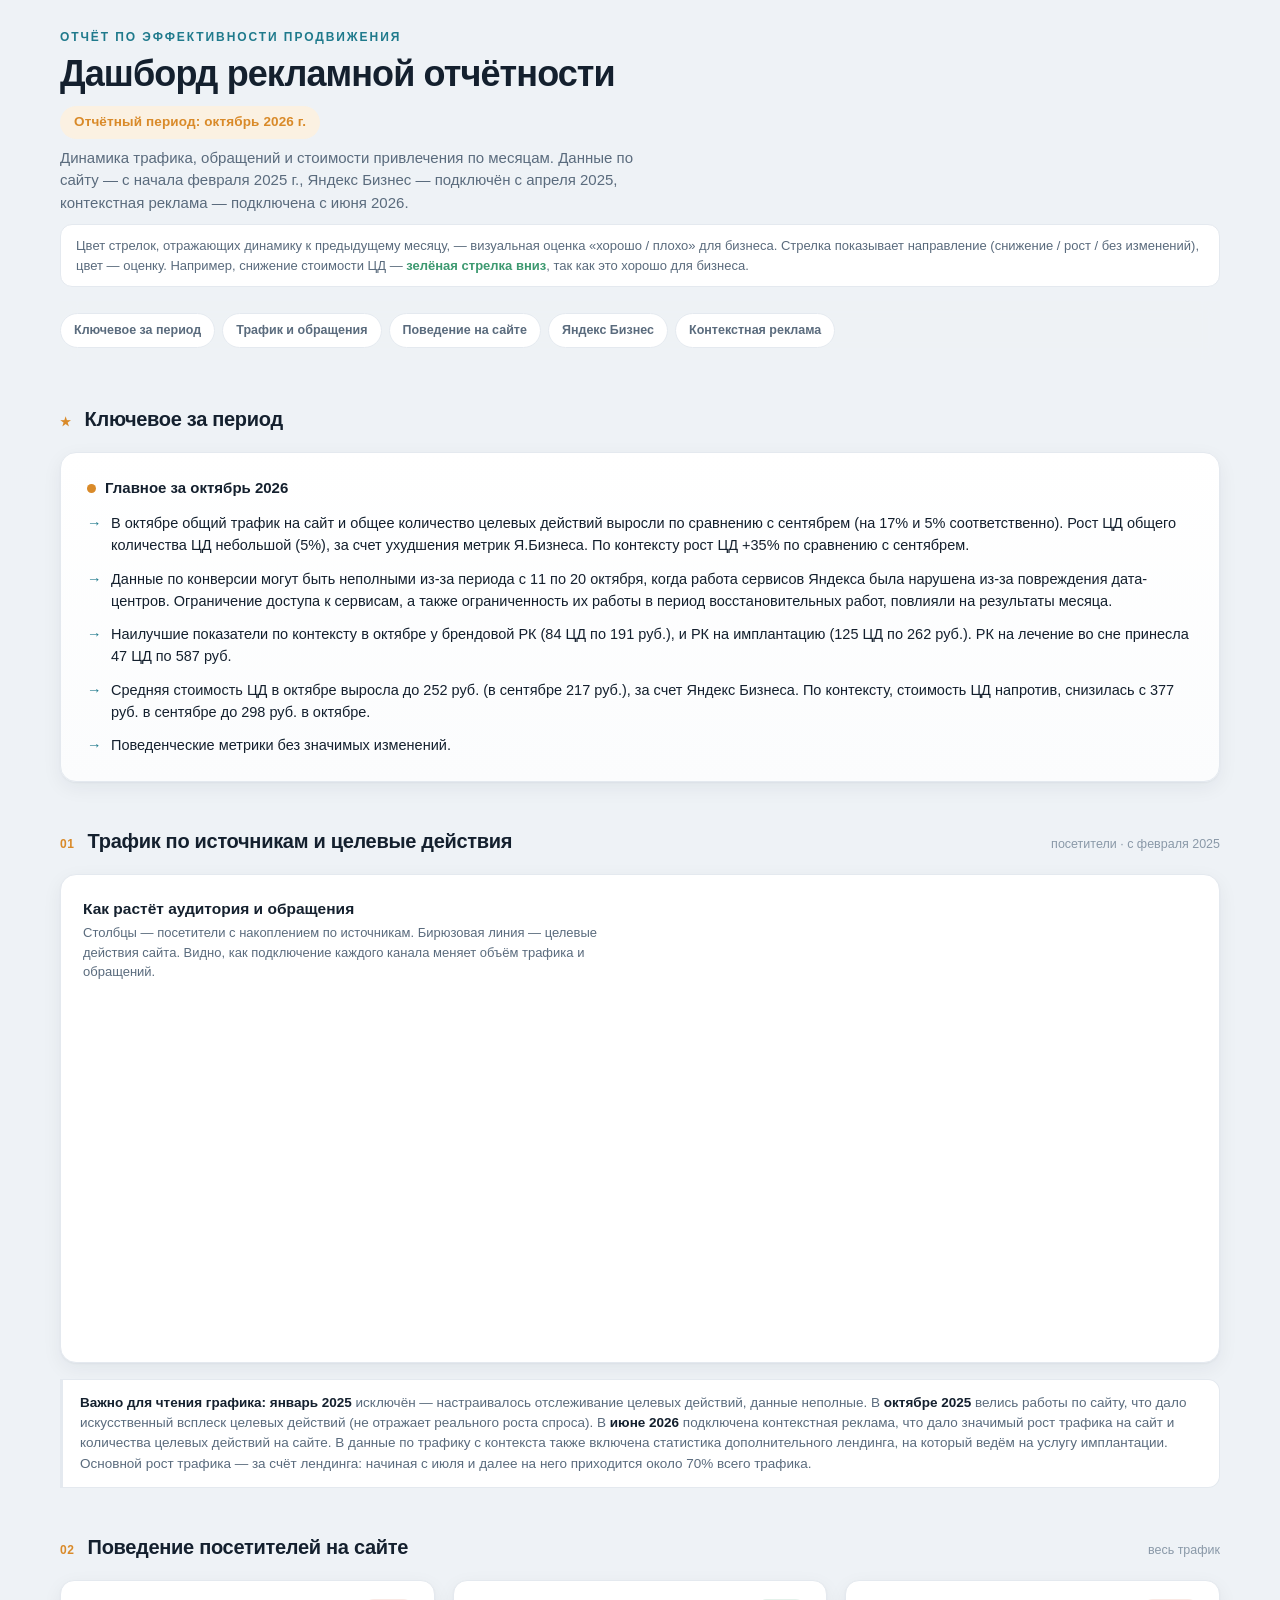
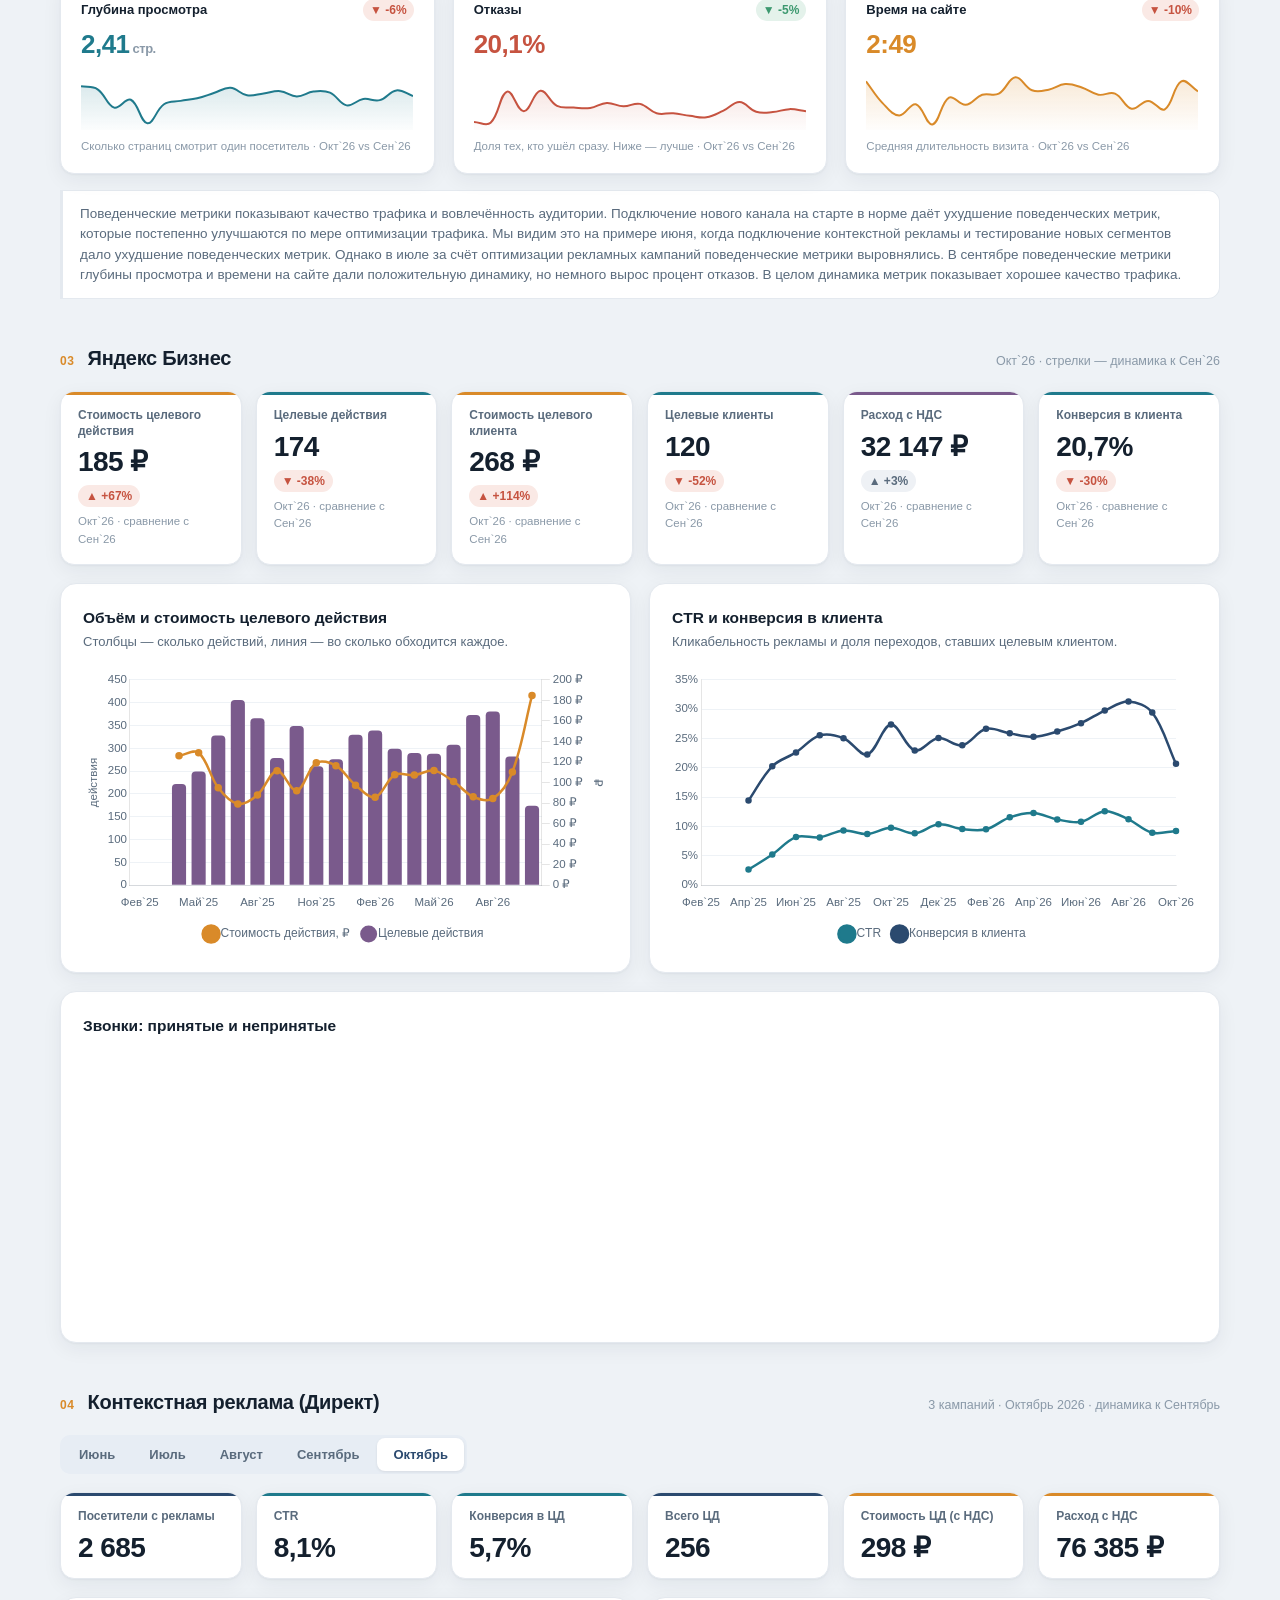
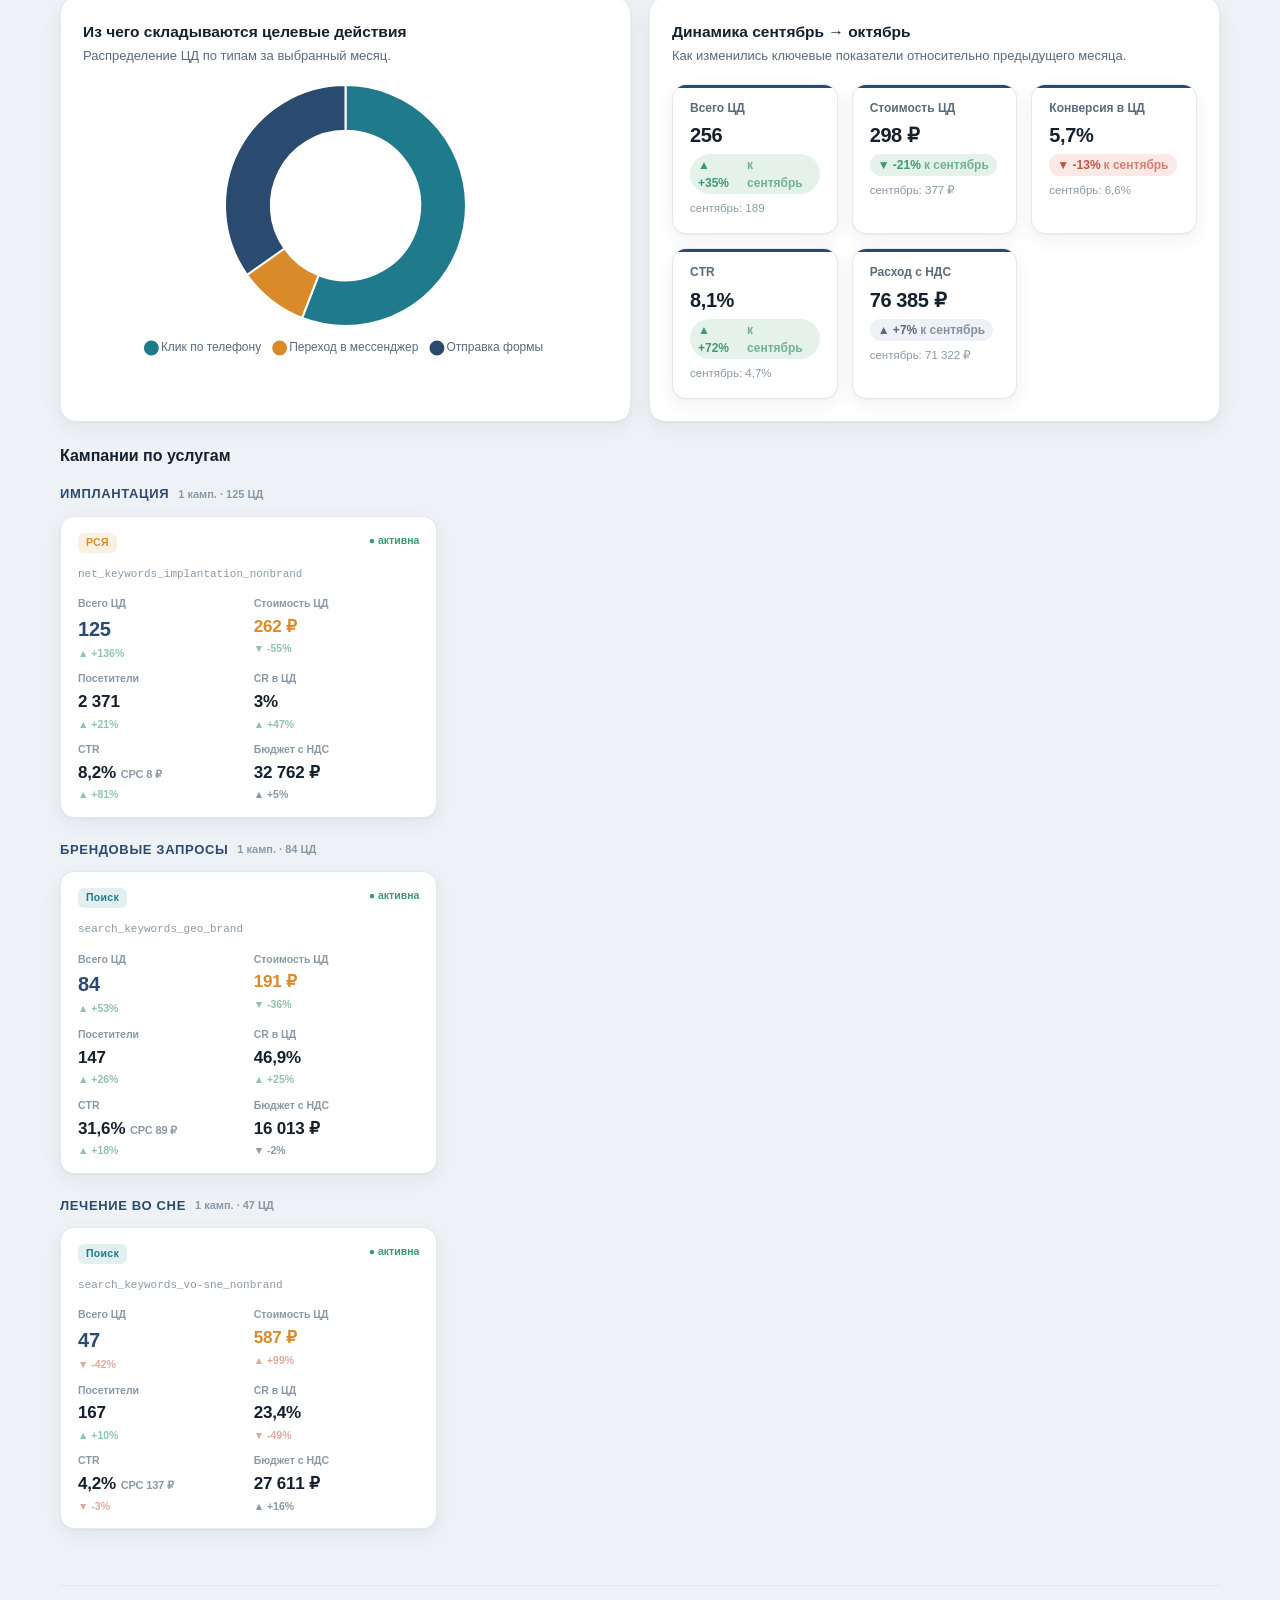
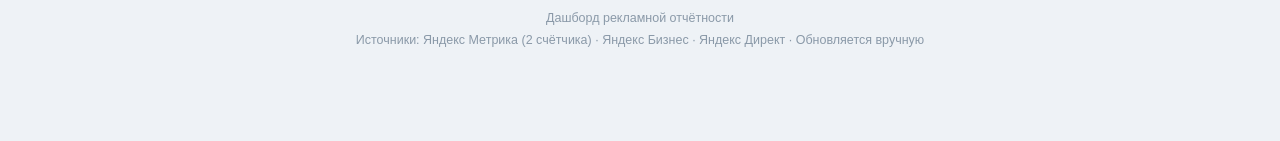
<file: index.html>
<!DOCTYPE html>
<html lang="ru">
<head>
<meta charset="UTF-8">
<meta name="viewport" content="width=device-width, initial-scale=1.0">
<title>Отчёт по эффективности рекламы</title>
<link rel="stylesheet" href="dash_style.css">
</head>
<body>
<div class="wrap">

  <header>
    <div class="eyebrow">Отчёт по эффективности продвижения</div>
    <h1>Дашборд рекламной отчётности</h1>
    <div class="report-period">Отчётный период: октябрь 2026 г.</div>
    <p class="sub">Динамика трафика, обращений и стоимости привлечения по месяцам. Данные по сайту — с начала февраля&nbsp;2025&nbsp;г., Яндекс&nbsp;Бизнес — подключён с апреля&nbsp;2025, контекстная реклама — подключена с июня&nbsp;2026.</p>
    <p class="sub legend-note">Цвет стрелок, отражающих динамику к предыдущему месяцу, — визуальная оценка «хорошо / плохо» для бизнеса. Стрелка показывает направление (снижение / рост / без изменений), цвет — оценку. Например, снижение стоимости ЦД — <b style="color:var(--green)">зелёная стрелка вниз</b>, так как это хорошо для бизнеса.</p>
    <nav class="nav">
      <a href="#summary">Ключевое за период</a>
      <a href="#b1">Трафик и обращения</a>
      <a href="#b2">Поведение на сайте</a>
      <a href="#b3">Яндекс Бизнес</a>
      <a href="#b4">Контекстная реклама</a>
    </nav>
  </header>

  <!-- ВЫВОДЫ (вынесены вверх — сначала суть, потом детали) -->
  <section id="summary">
    <div class="sec-head">
      <span class="sec-num">★</span>
      <h2>Ключевое за период</h2>
    </div>
    <div class="notes">
      <h3>Главное за октябрь 2026</h3>
      <ul id="notes-list"></ul>
    </div>
  </section>

  <!-- БЛОК 1 -->
  <section id="b1">
    <div class="sec-head">
      <span class="sec-num">01</span>
      <h2>Трафик по источникам и целевые действия</h2>
      <span class="note">посетители · с февраля 2025</span>
    </div>
    <div class="panel">
      <h3>Как растёт аудитория и обращения</h3>
      <p class="p-sub">Столбцы — посетители с накоплением по источникам. Бирюзовая линия — целевые действия сайта. Видно, как подключение каждого канала меняет объём трафика и обращений.</p>
      <div class="chart-box"><canvas id="ch1"></canvas></div>
    </div>
    <div class="callout">
      <b>Важно для чтения графика:</b> <b>январь 2025</b> исключён — настраивалось отслеживание целевых действий, данные неполные. В <b>октябре 2025</b> велись работы по сайту, что дало искусственный всплеск целевых действий (не отражает реального роста спроса). В <b>июне 2026</b> подключена контекстная реклама, что дало значимый рост трафика на сайт и количества целевых действий на сайте. В данные по трафику с контекста также включена статистика дополнительного лендинга, на который ведём на услугу имплантации. Основной рост трафика — за счёт лендинга: начиная с июля и далее на него приходится около 70% всего трафика.
    </div>
  </section>

  <!-- БЛОК 2 -->
  <section id="b2">
    <div class="sec-head">
      <span class="sec-num">02</span>
      <h2>Поведение посетителей на сайте</h2>
      <span class="note">весь трафик</span>
    </div>
    <div class="behave" id="behave"></div>
    <div class="callout">
      Поведенческие метрики показывают качество трафика и вовлечённость аудитории. Подключение нового канала на старте в норме даёт ухудшение поведенческих метрик, которые постепенно улучшаются по мере оптимизации трафика. Мы видим это на примере июня, когда подключение контекстной рекламы и тестирование новых сегментов дало ухудшение поведенческих метрик. Однако в июле за счёт оптимизации рекламных кампаний поведенческие метрики выровнялись. В сентябре поведенческие метрики глубины просмотра и времени на сайте дали положительную динамику, но немного вырос процент отказов. В целом динамика метрик показывает хорошее качество трафика. 
    </div>
  </section>

  <!-- БЛОК 3 -->
  <section id="b3">
    <div class="sec-head">
      <span class="sec-num">03</span>
      <h2>Яндекс Бизнес</h2>
      <span class="note" id="biz-note"></span>
    </div>
    <div class="kpis" id="biz-kpis"></div>
    <div class="grid-2">
      <div class="panel">
        <h3>Объём и стоимость целевого действия</h3>
        <p class="p-sub">Столбцы — сколько действий, линия — во сколько обходится каждое.</p>
        <div class="chart-box short"><canvas id="ch-biz"></canvas></div>
      </div>
      <div class="panel">
        <h3>CTR и конверсия в клиента</h3>
        <p class="p-sub">Кликабельность рекламы и доля переходов, ставших целевым клиентом.</p>
        <div class="chart-box short"><canvas id="ch-biz2"></canvas></div>
      </div>
    </div>
    <div class="panel" style="margin-top:18px">
      <h3>Звонки: принятые и непринятые</h3>
      <div class="chart-box short"><canvas id="ch-calls"></canvas></div>
    </div>
  </section>

  <!-- БЛОК 4 -->
  <section id="b4">
    <div class="sec-head">
      <span class="sec-num">04</span>
      <h2>Контекстная реклама (Директ)</h2>
      <span class="note" id="direct-note"></span>
    </div>

    <div style="display:flex;align-items:center;gap:14px;margin-bottom:18px;flex-wrap:wrap">
      <div class="seg" id="direct-seg"></div>
    </div>

    <div class="kpis" id="direct-kpis"></div>

    <div class="grid-2" style="margin-bottom:22px">
      <div class="panel">
        <h3>Из чего складываются целевые действия</h3>
        <p class="p-sub">Распределение ЦД по типам за выбранный месяц.</p>
        <div class="chart-box short"><canvas id="ch-donut"></canvas></div>
      </div>
      <div class="panel">
        <h3 id="compare-title">Динамика по месяцам</h3>
        <p class="p-sub">Как изменились ключевые показатели относительно предыдущего месяца.</p>
        <div class="kpis" id="direct-compare" style="margin-bottom:0"></div>
      </div>
    </div>

    <h3 style="font-size:16px;font-weight:800;margin:6px 0 16px">Кампании по услугам</h3>
    <div id="camp-groups"></div>
  </section>

  <footer>
    Дашборд рекламной отчётности<br>
    Источники: Яндекс Метрика (2 счётчика) · Яндекс Бизнес · Яндекс Директ · Обновляется вручную
  </footer>

</div>

<script src="chart.min.js"></script>
<script src="data_inline.js"></script>
<script src="dash_app.js"></script>
</body>
</html>
</file>
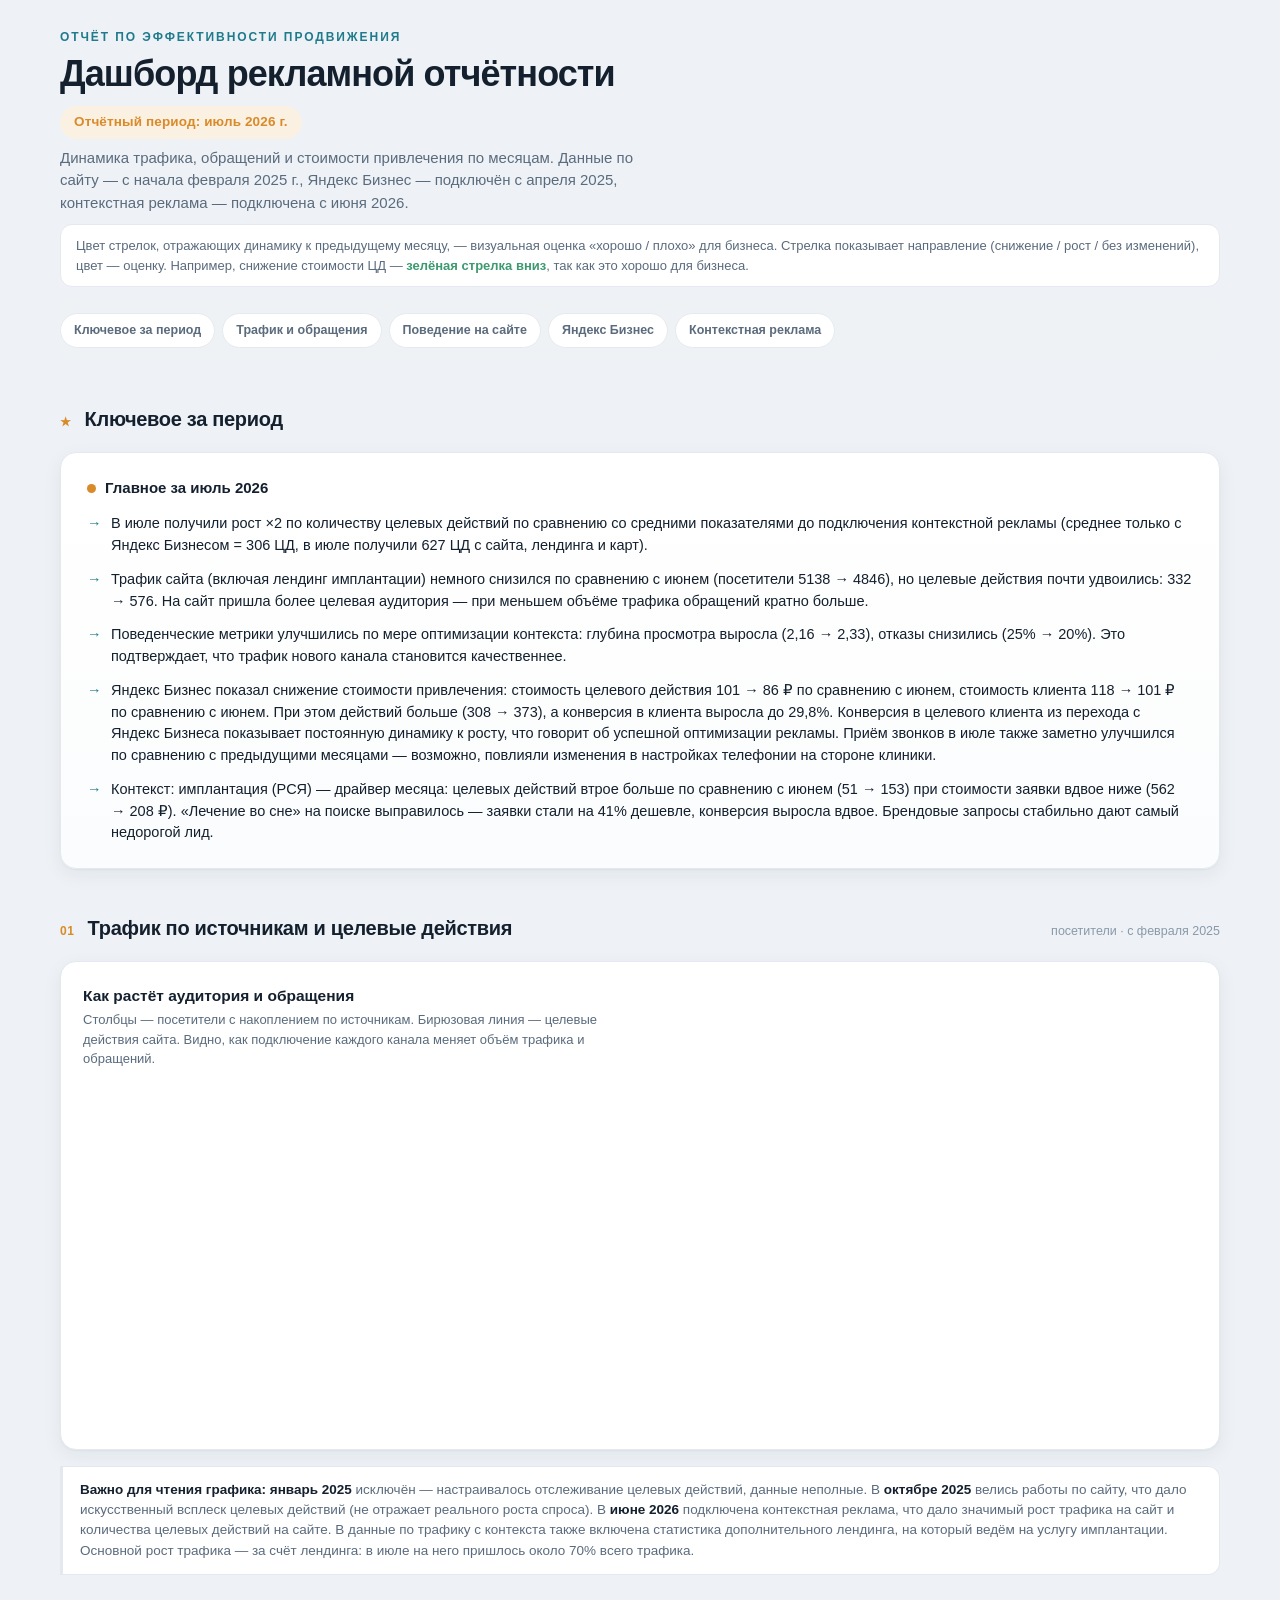
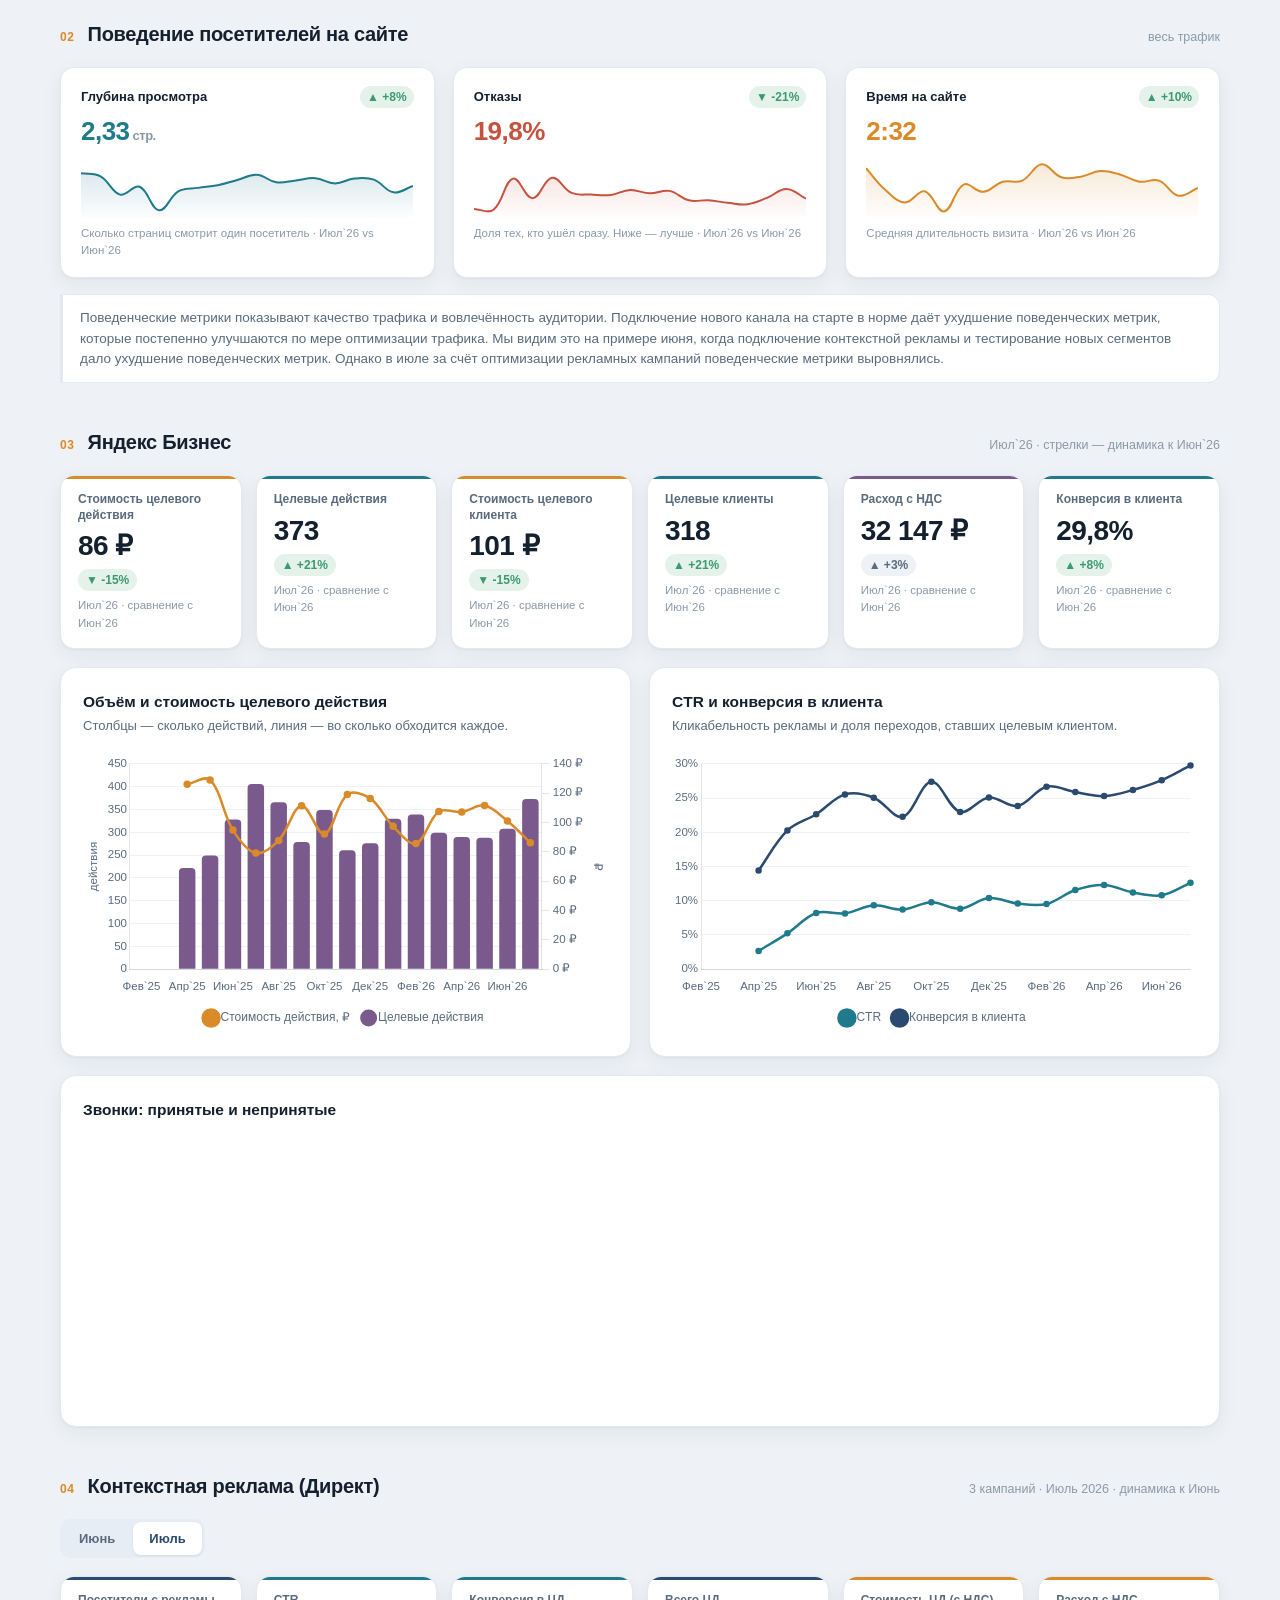
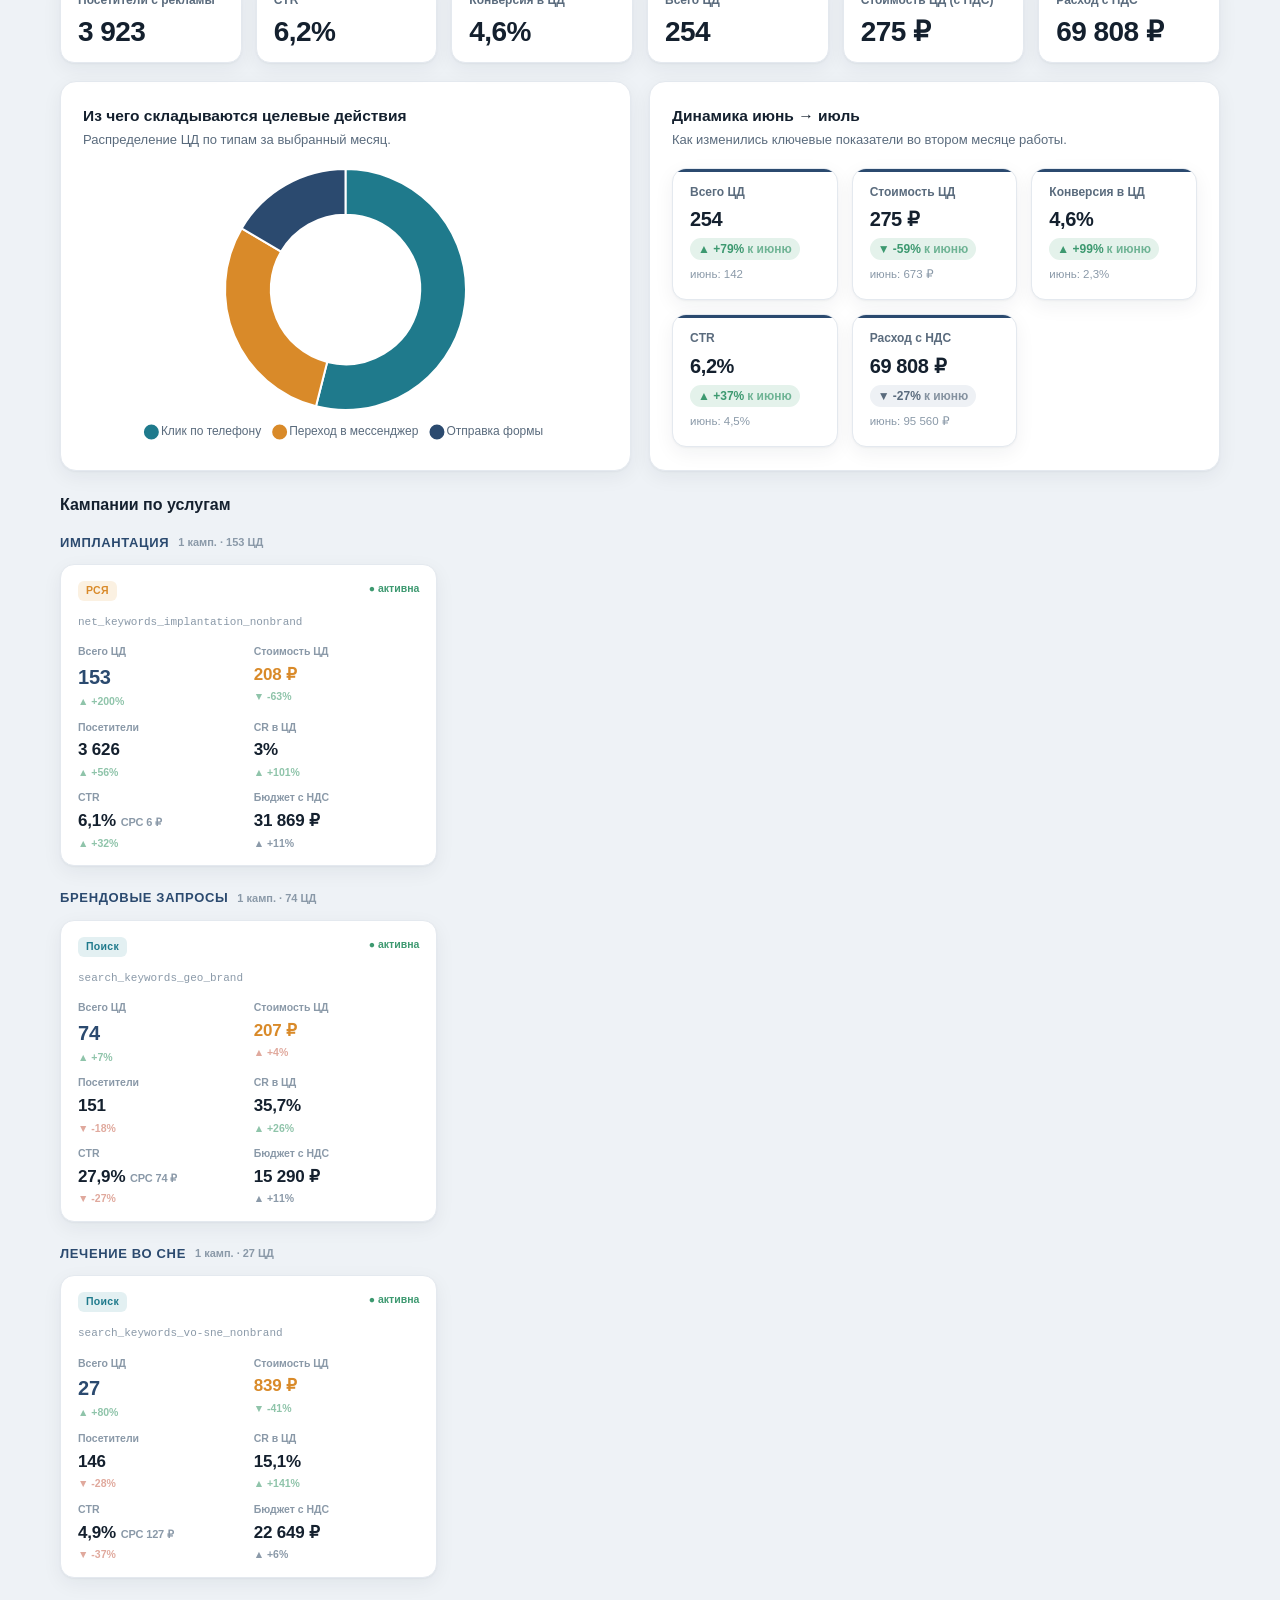
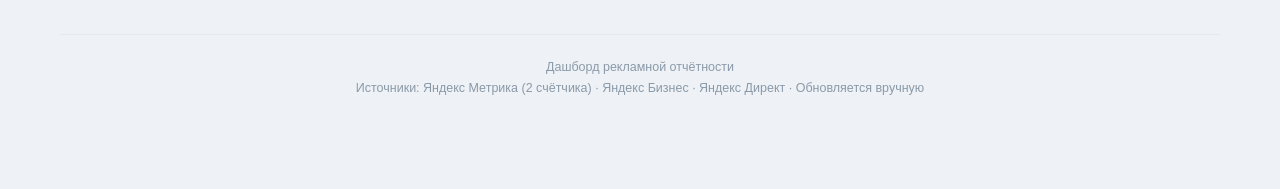
<file: 2026-07/index.html>
<!DOCTYPE html>
<html lang="ru">
<head>
<meta charset="UTF-8">
<meta name="viewport" content="width=device-width, initial-scale=1.0">
<title>Отчёт по эффективности рекламы</title>
<link rel="stylesheet" href="dash_style.css">
</head>
<body>
<div class="wrap">

  <header>
    <div class="eyebrow">Отчёт по эффективности продвижения</div>
    <h1>Дашборд рекламной отчётности</h1>
    <div class="report-period">Отчётный период: июль 2026 г.</div>
    <p class="sub">Динамика трафика, обращений и стоимости привлечения по месяцам. Данные по сайту — с начала февраля&nbsp;2025&nbsp;г., Яндекс&nbsp;Бизнес — подключён с апреля&nbsp;2025, контекстная реклама — подключена с июня&nbsp;2026.</p>
    <p class="sub legend-note">Цвет стрелок, отражающих динамику к предыдущему месяцу, — визуальная оценка «хорошо / плохо» для бизнеса. Стрелка показывает направление (снижение / рост / без изменений), цвет — оценку. Например, снижение стоимости ЦД — <b style="color:var(--green)">зелёная стрелка вниз</b>, так как это хорошо для бизнеса.</p>
    <nav class="nav">
      <a href="#summary">Ключевое за период</a>
      <a href="#b1">Трафик и обращения</a>
      <a href="#b2">Поведение на сайте</a>
      <a href="#b3">Яндекс Бизнес</a>
      <a href="#b4">Контекстная реклама</a>
    </nav>
  </header>

  <!-- ВЫВОДЫ (вынесены вверх — сначала суть, потом детали) -->
  <section id="summary">
    <div class="sec-head">
      <span class="sec-num">★</span>
      <h2>Ключевое за период</h2>
    </div>
    <div class="notes">
      <h3>Главное за июль 2026</h3>
      <ul id="notes-list"></ul>
    </div>
  </section>

  <!-- БЛОК 1 -->
  <section id="b1">
    <div class="sec-head">
      <span class="sec-num">01</span>
      <h2>Трафик по источникам и целевые действия</h2>
      <span class="note">посетители · с февраля 2025</span>
    </div>
    <div class="panel">
      <h3>Как растёт аудитория и обращения</h3>
      <p class="p-sub">Столбцы — посетители с накоплением по источникам. Бирюзовая линия — целевые действия сайта. Видно, как подключение каждого канала меняет объём трафика и обращений.</p>
      <div class="chart-box"><canvas id="ch1"></canvas></div>
    </div>
    <div class="callout">
      <b>Важно для чтения графика:</b> <b>январь 2025</b> исключён — настраивалось отслеживание целевых действий, данные неполные. В <b>октябре 2025</b> велись работы по сайту, что дало искусственный всплеск целевых действий (не отражает реального роста спроса). В <b>июне 2026</b> подключена контекстная реклама, что дало значимый рост трафика на сайт и количества целевых действий на сайте. В данные по трафику с контекста также включена статистика дополнительного лендинга, на который ведём на услугу имплантации. Основной рост трафика — за счёт лендинга: в июле на него пришлось около 70% всего трафика.
    </div>
  </section>

  <!-- БЛОК 2 -->
  <section id="b2">
    <div class="sec-head">
      <span class="sec-num">02</span>
      <h2>Поведение посетителей на сайте</h2>
      <span class="note">весь трафик</span>
    </div>
    <div class="behave" id="behave"></div>
    <div class="callout">
      Поведенческие метрики показывают качество трафика и вовлечённость аудитории. Подключение нового канала на старте в норме даёт ухудшение поведенческих метрик, которые постепенно улучшаются по мере оптимизации трафика. Мы видим это на примере июня, когда подключение контекстной рекламы и тестирование новых сегментов дало ухудшение поведенческих метрик. Однако в июле за счёт оптимизации рекламных кампаний поведенческие метрики выровнялись.
    </div>
  </section>

  <!-- БЛОК 3 -->
  <section id="b3">
    <div class="sec-head">
      <span class="sec-num">03</span>
      <h2>Яндекс Бизнес</h2>
      <span class="note" id="biz-note"></span>
    </div>
    <div class="kpis" id="biz-kpis"></div>
    <div class="grid-2">
      <div class="panel">
        <h3>Объём и стоимость целевого действия</h3>
        <p class="p-sub">Столбцы — сколько действий, линия — во сколько обходится каждое.</p>
        <div class="chart-box short"><canvas id="ch-biz"></canvas></div>
      </div>
      <div class="panel">
        <h3>CTR и конверсия в клиента</h3>
        <p class="p-sub">Кликабельность рекламы и доля переходов, ставших целевым клиентом.</p>
        <div class="chart-box short"><canvas id="ch-biz2"></canvas></div>
      </div>
    </div>
    <div class="panel" style="margin-top:18px">
      <h3>Звонки: принятые и непринятые</h3>
      <div class="chart-box short"><canvas id="ch-calls"></canvas></div>
    </div>
  </section>

  <!-- БЛОК 4 -->
  <section id="b4">
    <div class="sec-head">
      <span class="sec-num">04</span>
      <h2>Контекстная реклама (Директ)</h2>
      <span class="note" id="direct-note"></span>
    </div>

    <div style="display:flex;align-items:center;gap:14px;margin-bottom:18px;flex-wrap:wrap">
      <div class="seg" id="direct-seg">
        <button data-m="Июнь" aria-pressed="false">Июнь</button>
        <button data-m="Июль" aria-pressed="true">Июль</button>
      </div>
    </div>

    <div class="kpis" id="direct-kpis"></div>

    <div class="grid-2" style="margin-bottom:22px">
      <div class="panel">
        <h3>Из чего складываются целевые действия</h3>
        <p class="p-sub">Распределение ЦД по типам за выбранный месяц.</p>
        <div class="chart-box short"><canvas id="ch-donut"></canvas></div>
      </div>
      <div class="panel">
        <h3>Динамика июнь → июль</h3>
        <p class="p-sub">Как изменились ключевые показатели во втором месяце работы.</p>
        <div class="kpis" id="direct-compare" style="margin-bottom:0"></div>
      </div>
    </div>

    <h3 style="font-size:16px;font-weight:800;margin:6px 0 16px">Кампании по услугам</h3>
    <div id="camp-groups"></div>
  </section>

  <footer>
    Дашборд рекламной отчётности<br>
    Источники: Яндекс Метрика (2 счётчика) · Яндекс Бизнес · Яндекс Директ · Обновляется вручную
  </footer>

</div>

<script src="chart.min.js"></script>
<script src="data_inline.js"></script>
<script src="dash_app.js"></script>
</body>
</html>
</file>
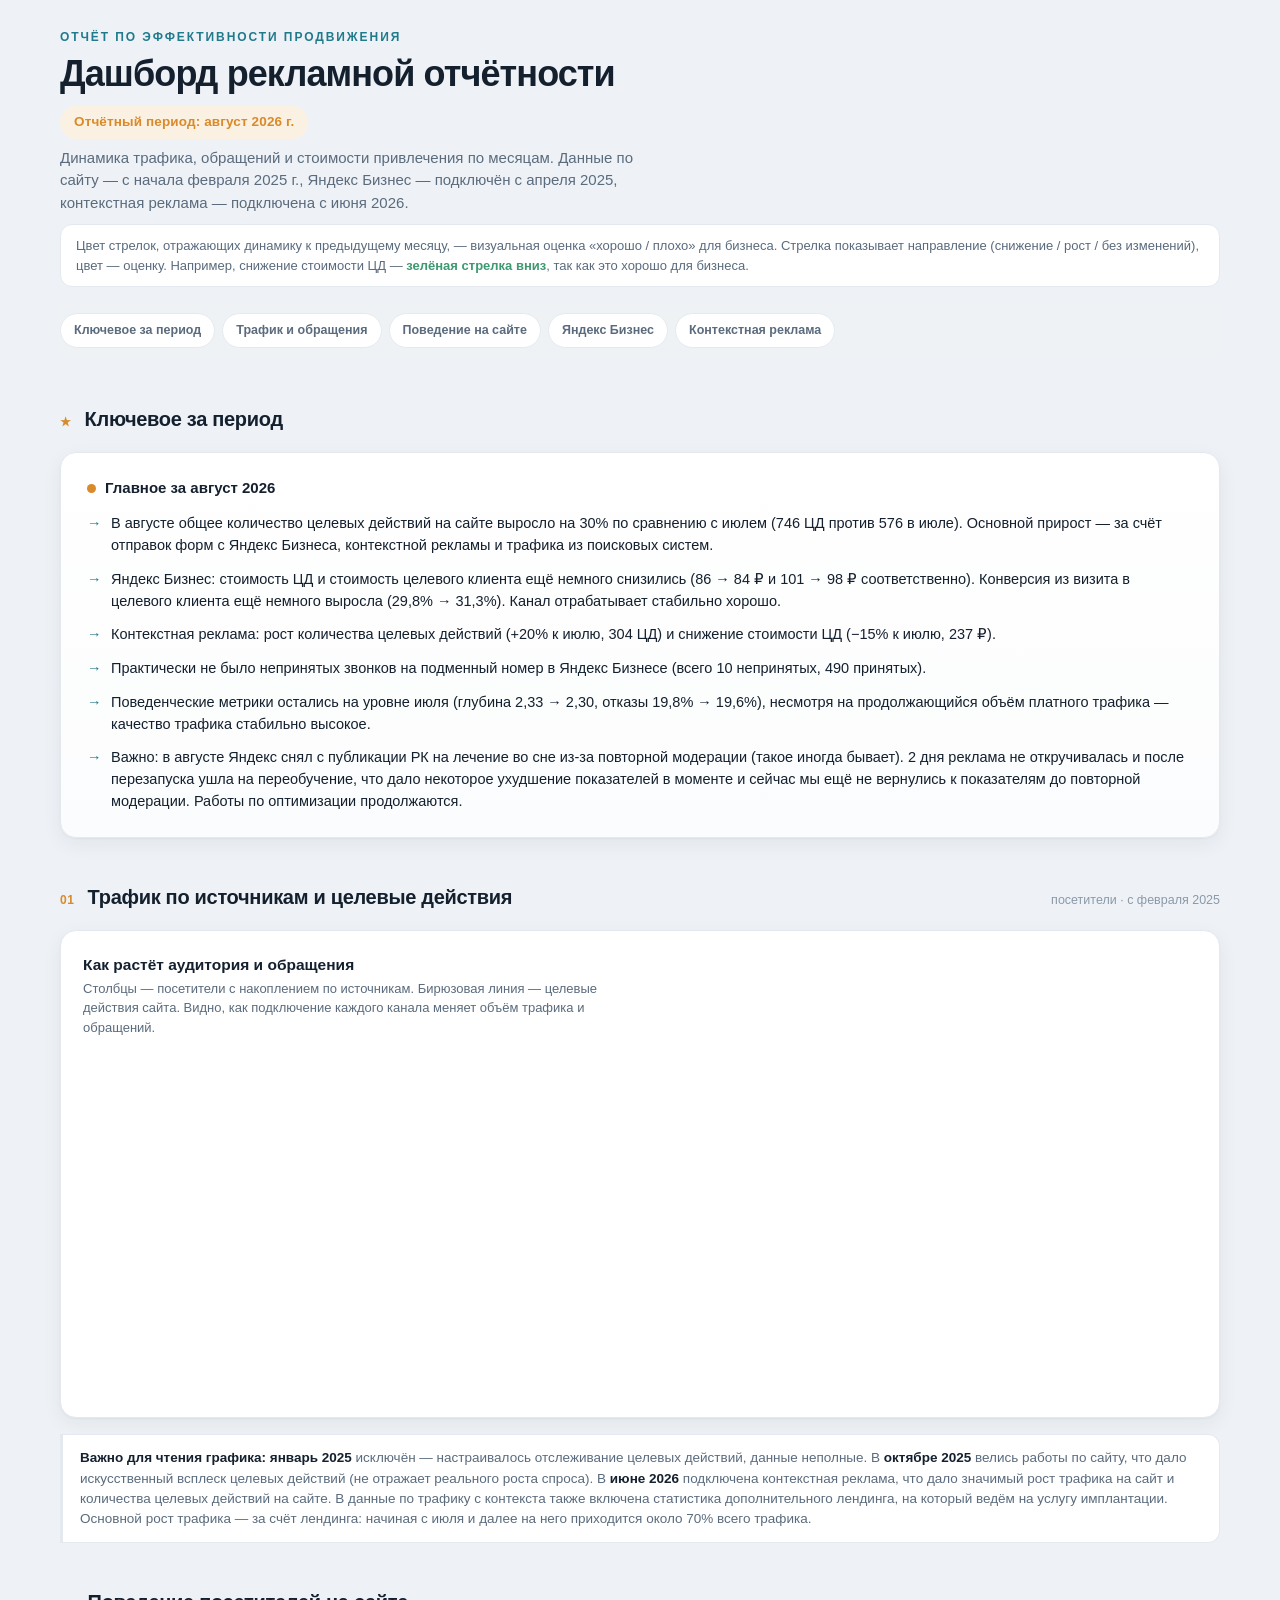
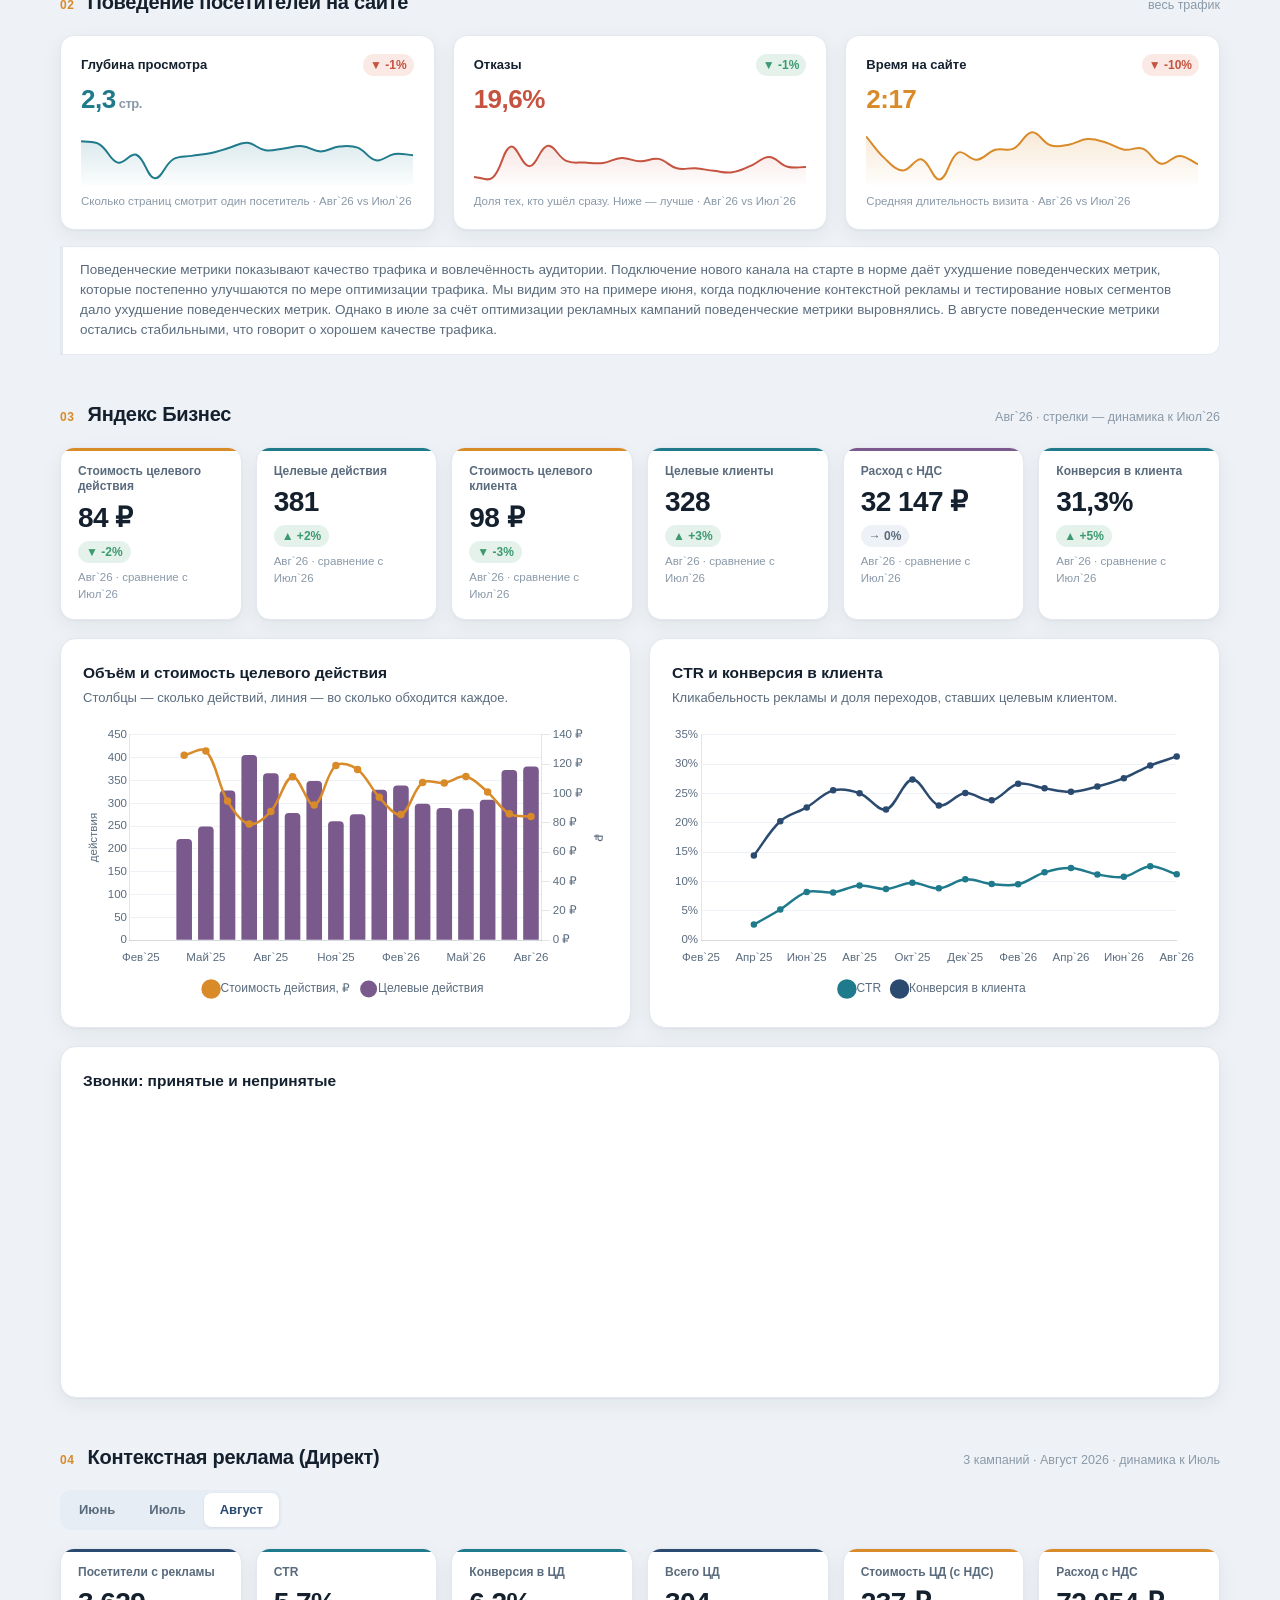
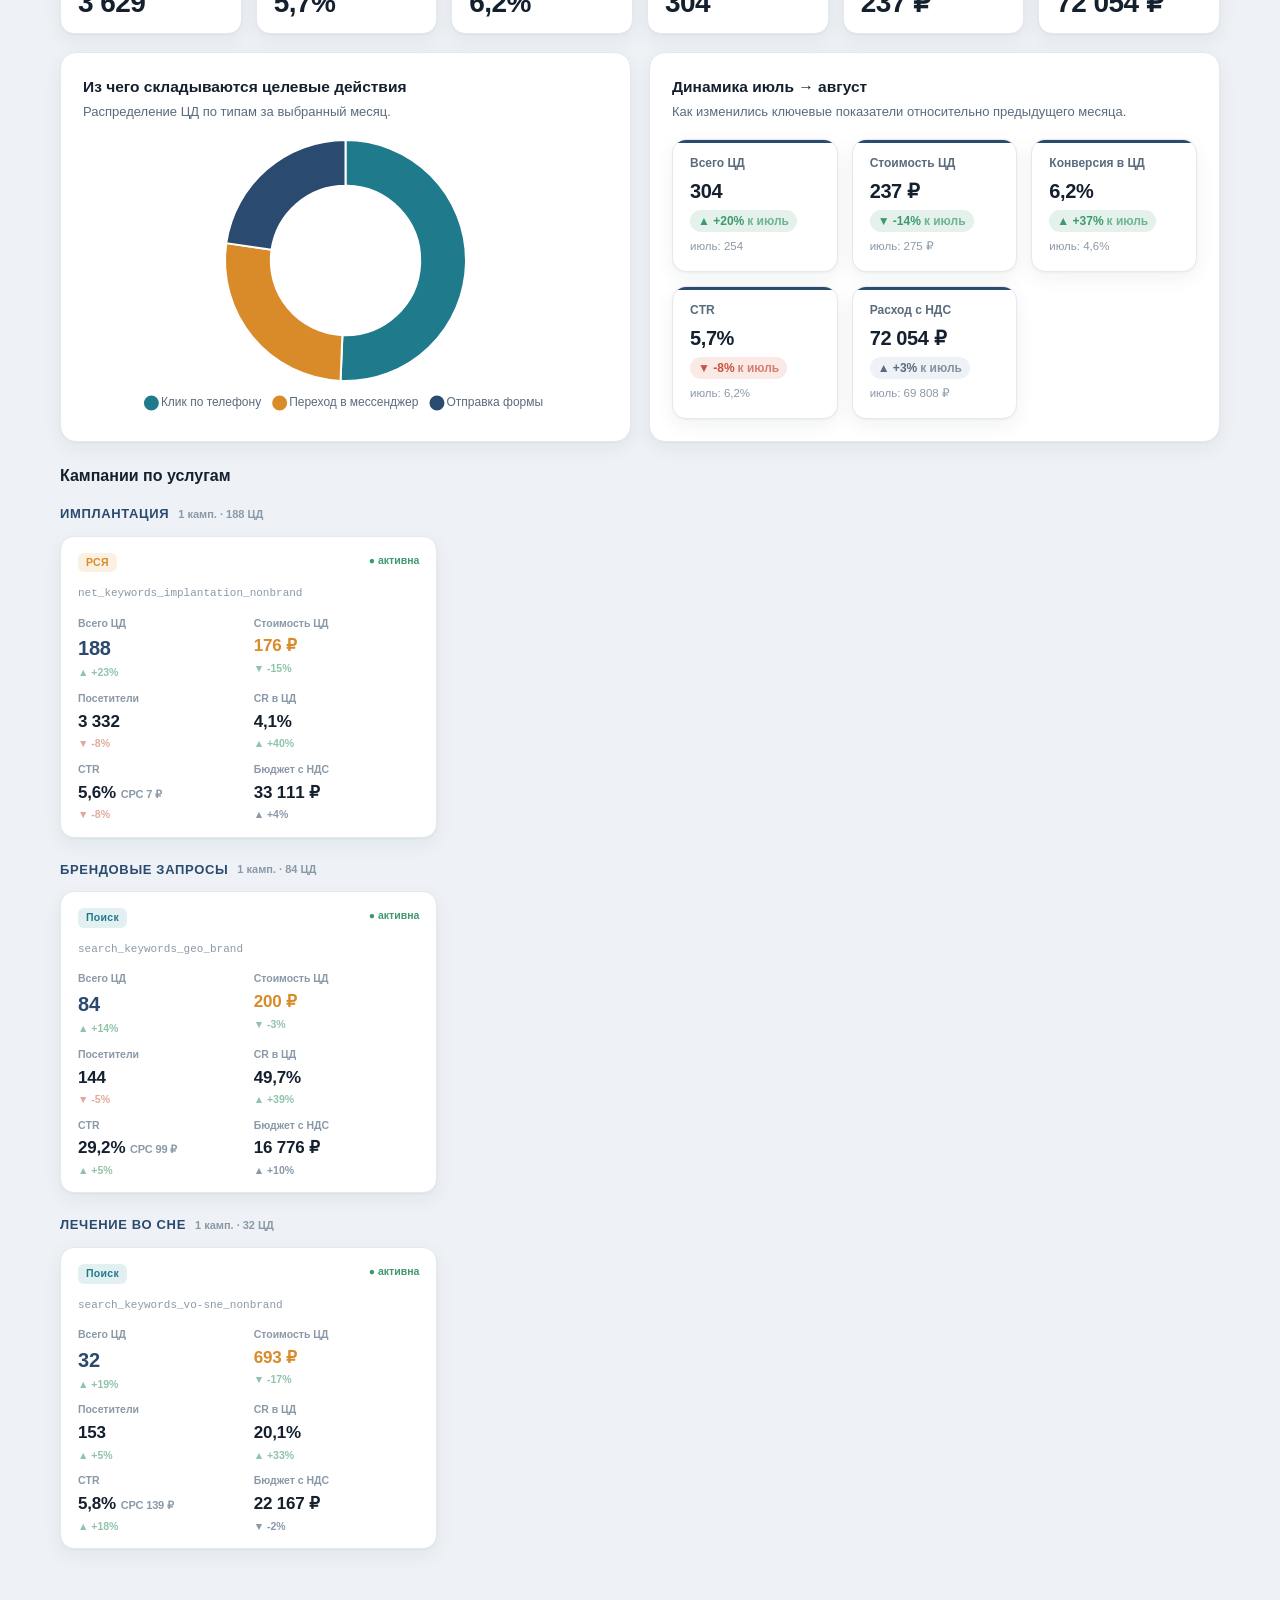
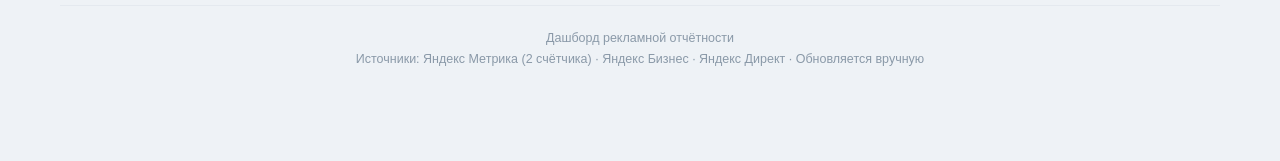
<file: 2026-08/index.html>
<!DOCTYPE html>
<html lang="ru">
<head>
<meta charset="UTF-8">
<meta name="viewport" content="width=device-width, initial-scale=1.0">
<title>Отчёт по эффективности рекламы</title>
<link rel="stylesheet" href="dash_style.css">
</head>
<body>
<div class="wrap">

  <header>
    <div class="eyebrow">Отчёт по эффективности продвижения</div>
    <h1>Дашборд рекламной отчётности</h1>
    <div class="report-period">Отчётный период: август 2026 г.</div>
    <p class="sub">Динамика трафика, обращений и стоимости привлечения по месяцам. Данные по сайту — с начала февраля&nbsp;2025&nbsp;г., Яндекс&nbsp;Бизнес — подключён с апреля&nbsp;2025, контекстная реклама — подключена с июня&nbsp;2026.</p>
    <p class="sub legend-note">Цвет стрелок, отражающих динамику к предыдущему месяцу, — визуальная оценка «хорошо / плохо» для бизнеса. Стрелка показывает направление (снижение / рост / без изменений), цвет — оценку. Например, снижение стоимости ЦД — <b style="color:var(--green)">зелёная стрелка вниз</b>, так как это хорошо для бизнеса.</p>
    <nav class="nav">
      <a href="#summary">Ключевое за период</a>
      <a href="#b1">Трафик и обращения</a>
      <a href="#b2">Поведение на сайте</a>
      <a href="#b3">Яндекс Бизнес</a>
      <a href="#b4">Контекстная реклама</a>
    </nav>
  </header>

  <!-- ВЫВОДЫ (вынесены вверх — сначала суть, потом детали) -->
  <section id="summary">
    <div class="sec-head">
      <span class="sec-num">★</span>
      <h2>Ключевое за период</h2>
    </div>
    <div class="notes">
      <h3>Главное за август 2026</h3>
      <ul id="notes-list"></ul>
    </div>
  </section>

  <!-- БЛОК 1 -->
  <section id="b1">
    <div class="sec-head">
      <span class="sec-num">01</span>
      <h2>Трафик по источникам и целевые действия</h2>
      <span class="note">посетители · с февраля 2025</span>
    </div>
    <div class="panel">
      <h3>Как растёт аудитория и обращения</h3>
      <p class="p-sub">Столбцы — посетители с накоплением по источникам. Бирюзовая линия — целевые действия сайта. Видно, как подключение каждого канала меняет объём трафика и обращений.</p>
      <div class="chart-box"><canvas id="ch1"></canvas></div>
    </div>
    <div class="callout">
      <b>Важно для чтения графика:</b> <b>январь 2025</b> исключён — настраивалось отслеживание целевых действий, данные неполные. В <b>октябре 2025</b> велись работы по сайту, что дало искусственный всплеск целевых действий (не отражает реального роста спроса). В <b>июне 2026</b> подключена контекстная реклама, что дало значимый рост трафика на сайт и количества целевых действий на сайте. В данные по трафику с контекста также включена статистика дополнительного лендинга, на который ведём на услугу имплантации. Основной рост трафика — за счёт лендинга: начиная с июля и далее на него приходится около 70% всего трафика.
    </div>
  </section>

  <!-- БЛОК 2 -->
  <section id="b2">
    <div class="sec-head">
      <span class="sec-num">02</span>
      <h2>Поведение посетителей на сайте</h2>
      <span class="note">весь трафик</span>
    </div>
    <div class="behave" id="behave"></div>
    <div class="callout">
      Поведенческие метрики показывают качество трафика и вовлечённость аудитории. Подключение нового канала на старте в норме даёт ухудшение поведенческих метрик, которые постепенно улучшаются по мере оптимизации трафика. Мы видим это на примере июня, когда подключение контекстной рекламы и тестирование новых сегментов дало ухудшение поведенческих метрик. Однако в июле за счёт оптимизации рекламных кампаний поведенческие метрики выровнялись. В августе поведенческие метрики остались стабильными, что говорит о хорошем качестве трафика.
    </div>
  </section>

  <!-- БЛОК 3 -->
  <section id="b3">
    <div class="sec-head">
      <span class="sec-num">03</span>
      <h2>Яндекс Бизнес</h2>
      <span class="note" id="biz-note"></span>
    </div>
    <div class="kpis" id="biz-kpis"></div>
    <div class="grid-2">
      <div class="panel">
        <h3>Объём и стоимость целевого действия</h3>
        <p class="p-sub">Столбцы — сколько действий, линия — во сколько обходится каждое.</p>
        <div class="chart-box short"><canvas id="ch-biz"></canvas></div>
      </div>
      <div class="panel">
        <h3>CTR и конверсия в клиента</h3>
        <p class="p-sub">Кликабельность рекламы и доля переходов, ставших целевым клиентом.</p>
        <div class="chart-box short"><canvas id="ch-biz2"></canvas></div>
      </div>
    </div>
    <div class="panel" style="margin-top:18px">
      <h3>Звонки: принятые и непринятые</h3>
      <div class="chart-box short"><canvas id="ch-calls"></canvas></div>
    </div>
  </section>

  <!-- БЛОК 4 -->
  <section id="b4">
    <div class="sec-head">
      <span class="sec-num">04</span>
      <h2>Контекстная реклама (Директ)</h2>
      <span class="note" id="direct-note"></span>
    </div>

    <div style="display:flex;align-items:center;gap:14px;margin-bottom:18px;flex-wrap:wrap">
      <div class="seg" id="direct-seg"></div>
    </div>

    <div class="kpis" id="direct-kpis"></div>

    <div class="grid-2" style="margin-bottom:22px">
      <div class="panel">
        <h3>Из чего складываются целевые действия</h3>
        <p class="p-sub">Распределение ЦД по типам за выбранный месяц.</p>
        <div class="chart-box short"><canvas id="ch-donut"></canvas></div>
      </div>
      <div class="panel">
        <h3 id="compare-title">Динамика по месяцам</h3>
        <p class="p-sub">Как изменились ключевые показатели относительно предыдущего месяца.</p>
        <div class="kpis" id="direct-compare" style="margin-bottom:0"></div>
      </div>
    </div>

    <h3 style="font-size:16px;font-weight:800;margin:6px 0 16px">Кампании по услугам</h3>
    <div id="camp-groups"></div>
  </section>

  <footer>
    Дашборд рекламной отчётности<br>
    Источники: Яндекс Метрика (2 счётчика) · Яндекс Бизнес · Яндекс Директ · Обновляется вручную
  </footer>

</div>

<script src="chart.min.js"></script>
<script src="data_inline.js"></script>
<script src="dash_app.js"></script>
</body>
</html>
</file>
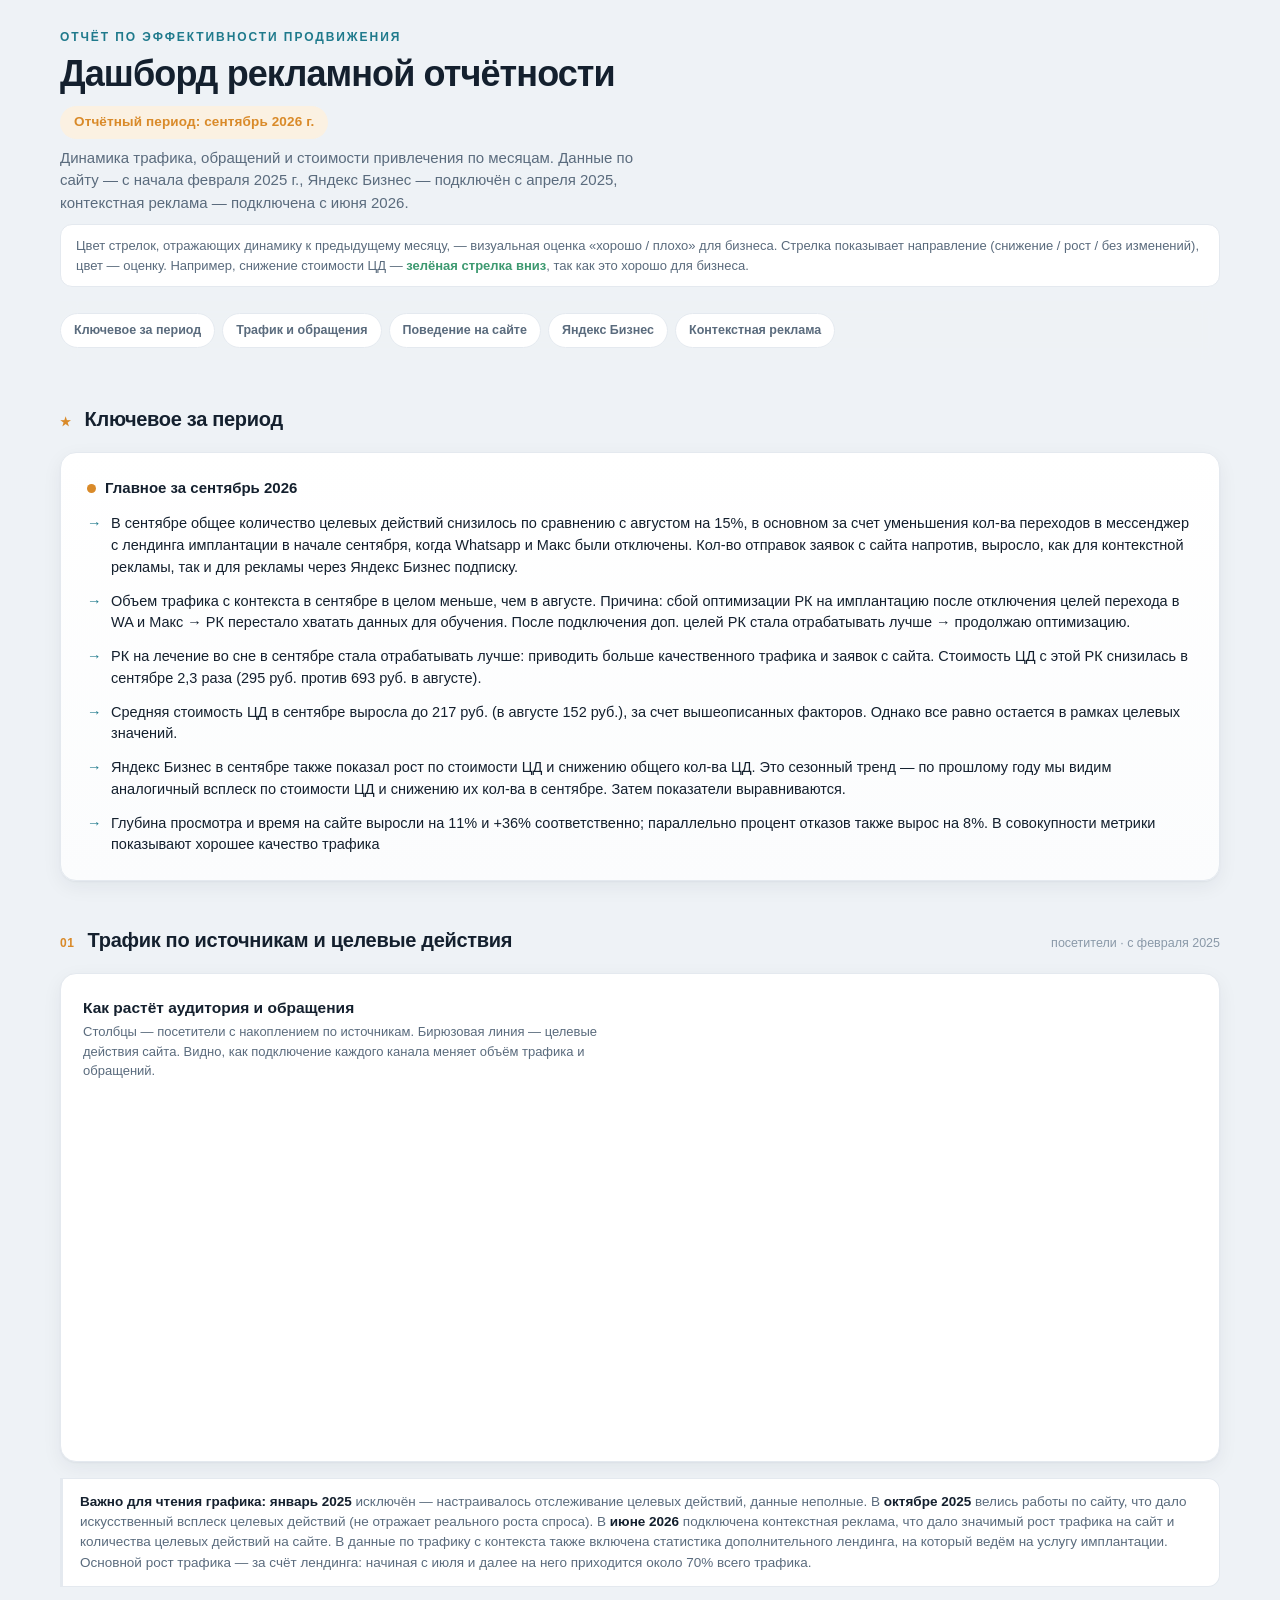
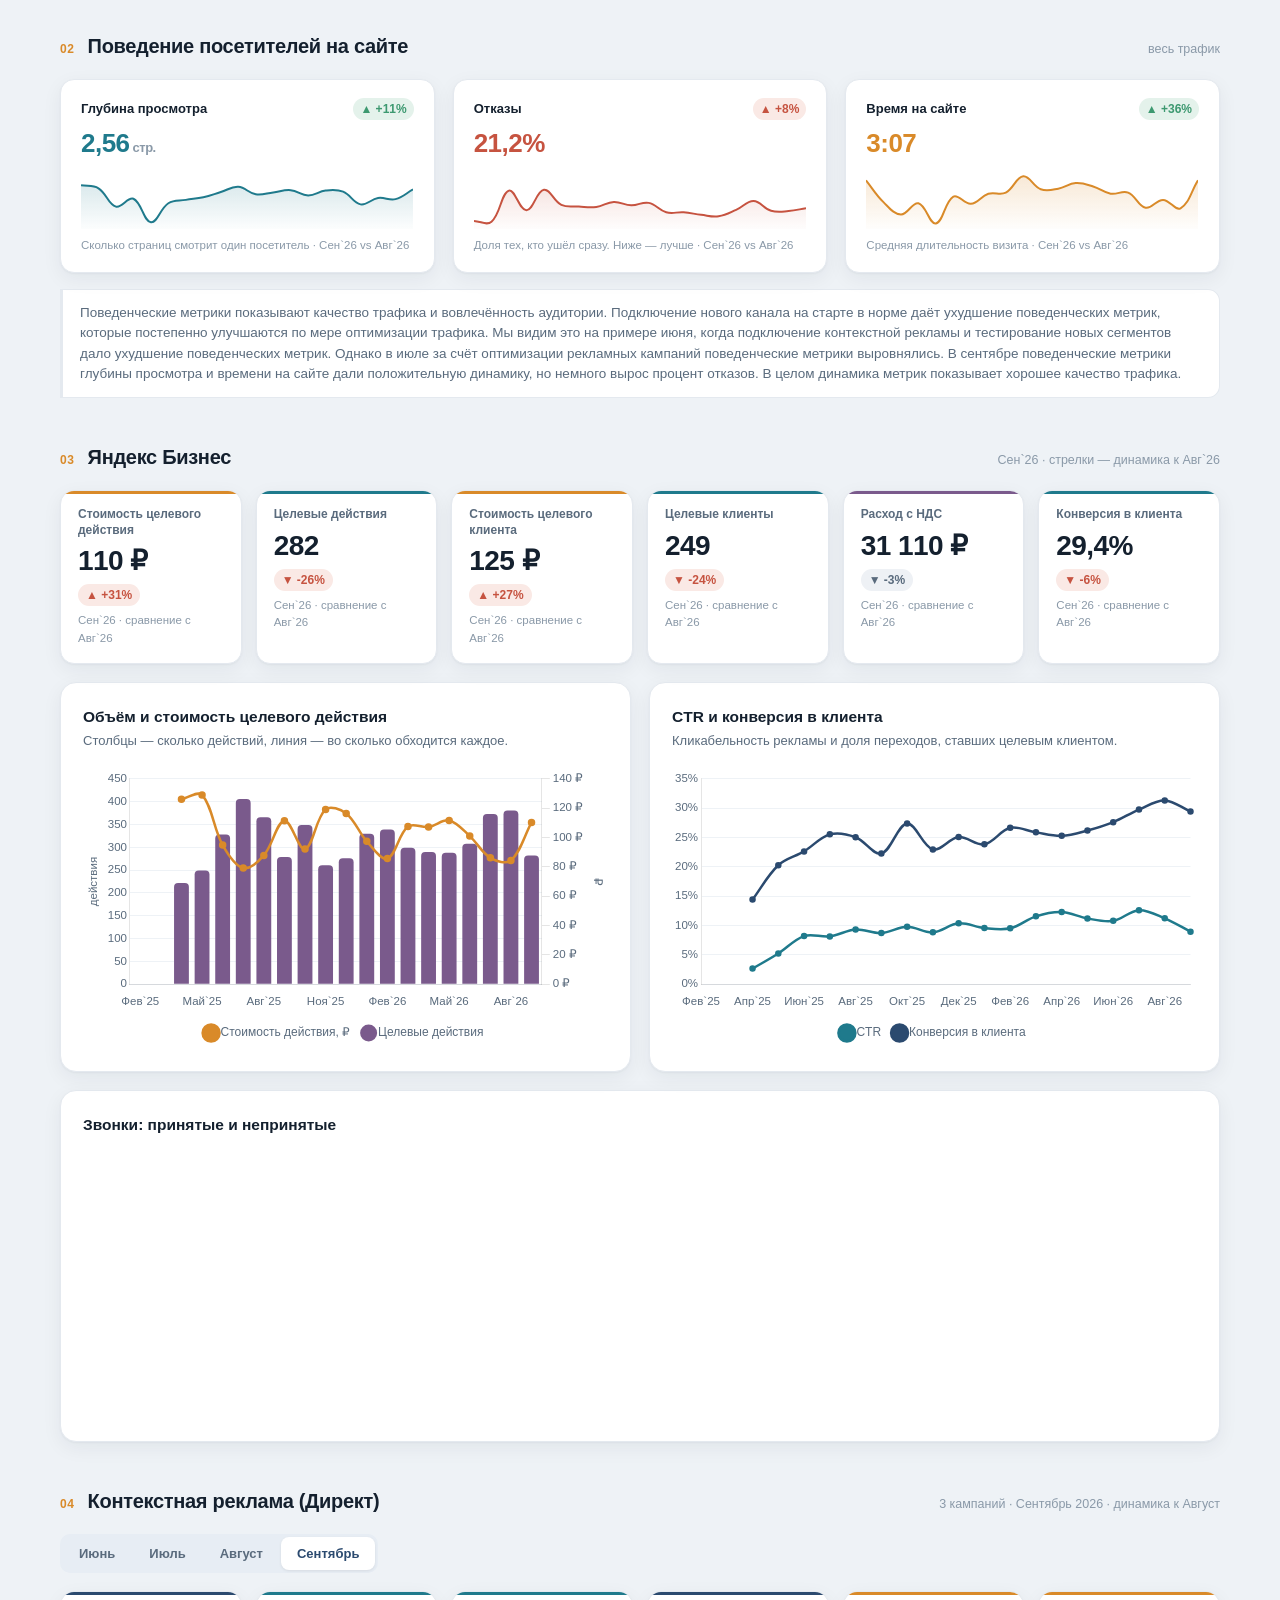
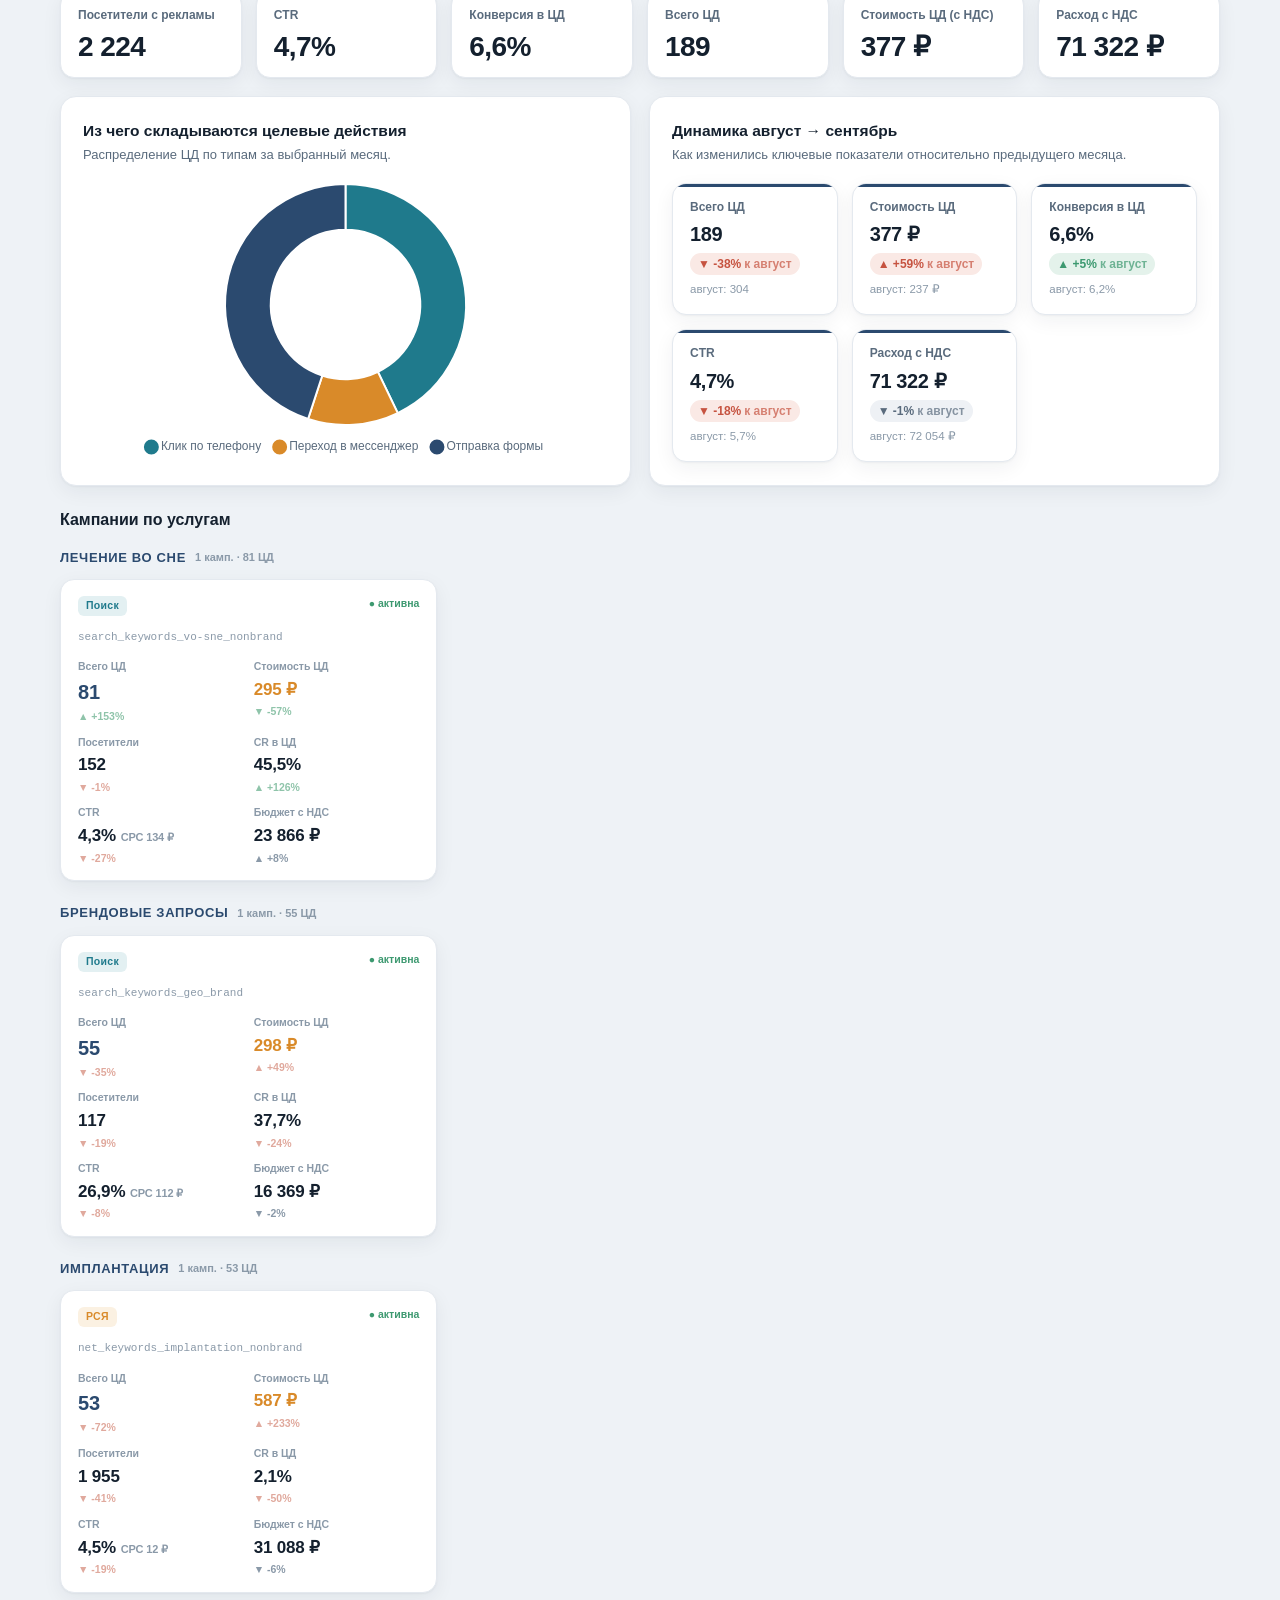
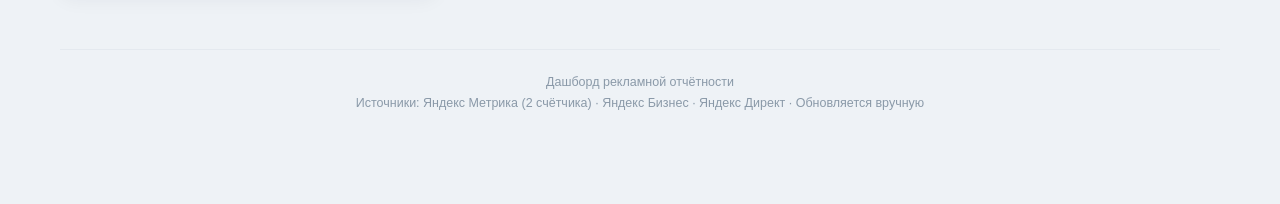
<file: 2026-09/index.html>
<!DOCTYPE html>
<html lang="ru">
<head>
<meta charset="UTF-8">
<meta name="viewport" content="width=device-width, initial-scale=1.0">
<title>Отчёт по эффективности рекламы</title>
<link rel="stylesheet" href="dash_style.css">
</head>
<body>
<div class="wrap">

  <header>
    <div class="eyebrow">Отчёт по эффективности продвижения</div>
    <h1>Дашборд рекламной отчётности</h1>
    <div class="report-period">Отчётный период: сентябрь 2026 г.</div>
    <p class="sub">Динамика трафика, обращений и стоимости привлечения по месяцам. Данные по сайту — с начала февраля&nbsp;2025&nbsp;г., Яндекс&nbsp;Бизнес — подключён с апреля&nbsp;2025, контекстная реклама — подключена с июня&nbsp;2026.</p>
    <p class="sub legend-note">Цвет стрелок, отражающих динамику к предыдущему месяцу, — визуальная оценка «хорошо / плохо» для бизнеса. Стрелка показывает направление (снижение / рост / без изменений), цвет — оценку. Например, снижение стоимости ЦД — <b style="color:var(--green)">зелёная стрелка вниз</b>, так как это хорошо для бизнеса.</p>
    <nav class="nav">
      <a href="#summary">Ключевое за период</a>
      <a href="#b1">Трафик и обращения</a>
      <a href="#b2">Поведение на сайте</a>
      <a href="#b3">Яндекс Бизнес</a>
      <a href="#b4">Контекстная реклама</a>
    </nav>
  </header>

  <!-- ВЫВОДЫ (вынесены вверх — сначала суть, потом детали) -->
  <section id="summary">
    <div class="sec-head">
      <span class="sec-num">★</span>
      <h2>Ключевое за период</h2>
    </div>
    <div class="notes">
      <h3>Главное за сентябрь 2026</h3>
      <ul id="notes-list"></ul>
    </div>
  </section>

  <!-- БЛОК 1 -->
  <section id="b1">
    <div class="sec-head">
      <span class="sec-num">01</span>
      <h2>Трафик по источникам и целевые действия</h2>
      <span class="note">посетители · с февраля 2025</span>
    </div>
    <div class="panel">
      <h3>Как растёт аудитория и обращения</h3>
      <p class="p-sub">Столбцы — посетители с накоплением по источникам. Бирюзовая линия — целевые действия сайта. Видно, как подключение каждого канала меняет объём трафика и обращений.</p>
      <div class="chart-box"><canvas id="ch1"></canvas></div>
    </div>
    <div class="callout">
      <b>Важно для чтения графика:</b> <b>январь 2025</b> исключён — настраивалось отслеживание целевых действий, данные неполные. В <b>октябре 2025</b> велись работы по сайту, что дало искусственный всплеск целевых действий (не отражает реального роста спроса). В <b>июне 2026</b> подключена контекстная реклама, что дало значимый рост трафика на сайт и количества целевых действий на сайте. В данные по трафику с контекста также включена статистика дополнительного лендинга, на который ведём на услугу имплантации. Основной рост трафика — за счёт лендинга: начиная с июля и далее на него приходится около 70% всего трафика.
    </div>
  </section>

  <!-- БЛОК 2 -->
  <section id="b2">
    <div class="sec-head">
      <span class="sec-num">02</span>
      <h2>Поведение посетителей на сайте</h2>
      <span class="note">весь трафик</span>
    </div>
    <div class="behave" id="behave"></div>
    <div class="callout">
      Поведенческие метрики показывают качество трафика и вовлечённость аудитории. Подключение нового канала на старте в норме даёт ухудшение поведенческих метрик, которые постепенно улучшаются по мере оптимизации трафика. Мы видим это на примере июня, когда подключение контекстной рекламы и тестирование новых сегментов дало ухудшение поведенческих метрик. Однако в июле за счёт оптимизации рекламных кампаний поведенческие метрики выровнялись. В сентябре поведенческие метрики глубины просмотра и времени на сайте дали положительную динамику, но немного вырос процент отказов. В целом динамика метрик показывает хорошее качество трафика. 
    </div>
  </section>

  <!-- БЛОК 3 -->
  <section id="b3">
    <div class="sec-head">
      <span class="sec-num">03</span>
      <h2>Яндекс Бизнес</h2>
      <span class="note" id="biz-note"></span>
    </div>
    <div class="kpis" id="biz-kpis"></div>
    <div class="grid-2">
      <div class="panel">
        <h3>Объём и стоимость целевого действия</h3>
        <p class="p-sub">Столбцы — сколько действий, линия — во сколько обходится каждое.</p>
        <div class="chart-box short"><canvas id="ch-biz"></canvas></div>
      </div>
      <div class="panel">
        <h3>CTR и конверсия в клиента</h3>
        <p class="p-sub">Кликабельность рекламы и доля переходов, ставших целевым клиентом.</p>
        <div class="chart-box short"><canvas id="ch-biz2"></canvas></div>
      </div>
    </div>
    <div class="panel" style="margin-top:18px">
      <h3>Звонки: принятые и непринятые</h3>
      <div class="chart-box short"><canvas id="ch-calls"></canvas></div>
    </div>
  </section>

  <!-- БЛОК 4 -->
  <section id="b4">
    <div class="sec-head">
      <span class="sec-num">04</span>
      <h2>Контекстная реклама (Директ)</h2>
      <span class="note" id="direct-note"></span>
    </div>

    <div style="display:flex;align-items:center;gap:14px;margin-bottom:18px;flex-wrap:wrap">
      <div class="seg" id="direct-seg"></div>
    </div>

    <div class="kpis" id="direct-kpis"></div>

    <div class="grid-2" style="margin-bottom:22px">
      <div class="panel">
        <h3>Из чего складываются целевые действия</h3>
        <p class="p-sub">Распределение ЦД по типам за выбранный месяц.</p>
        <div class="chart-box short"><canvas id="ch-donut"></canvas></div>
      </div>
      <div class="panel">
        <h3 id="compare-title">Динамика по месяцам</h3>
        <p class="p-sub">Как изменились ключевые показатели относительно предыдущего месяца.</p>
        <div class="kpis" id="direct-compare" style="margin-bottom:0"></div>
      </div>
    </div>

    <h3 style="font-size:16px;font-weight:800;margin:6px 0 16px">Кампании по услугам</h3>
    <div id="camp-groups"></div>
  </section>

  <footer>
    Дашборд рекламной отчётности<br>
    Источники: Яндекс Метрика (2 счётчика) · Яндекс Бизнес · Яндекс Директ · Обновляется вручную
  </footer>

</div>

<script src="chart.min.js"></script>
<script src="data_inline.js"></script>
<script src="dash_app.js"></script>
</body>
</html>
</file>
<file: dash_style.css>
:root{
  --ink:#14202e;
  --ink-soft:#5a6b7d;
  --ink-faint:#8a99a8;
  --line:#e4e9ef;
  --bg:#eef2f6;
  --panel:#ffffff;
  --amber:#d98a29;        /* деньги / стоимость */
  --amber-soft:#fbf1e2;
  --teal:#1f7a8c;         /* трафик / объём */
  --teal-soft:#e3f0f2;
  --navy:#2b4a6f;         /* контекст */
  --navy-soft:#e7edf4;
  --plum:#7a5a8c;         /* Я.Бизнес акцент */
  --plum-soft:#efe8f3;
  --green:#3d9970;
  --green-soft:#e4f2eb;
  --red:#c65340;
  --red-soft:#fae9e5;
  --grid:#eef2f6;
  --shadow:0 1px 2px rgba(20,32,46,.04),0 6px 20px rgba(20,32,46,.06);
  --radius:16px;
}
*{box-sizing:border-box;margin:0;padding:0}
html{-webkit-text-size-adjust:100%;scroll-behavior:smooth}
body{
  font-family:-apple-system,BlinkMacSystemFont,"Segoe UI",Roboto,"Helvetica Neue",Arial,sans-serif;
  background:var(--bg);color:var(--ink);line-height:1.5;
  font-variant-numeric:tabular-nums;
}
.tnum{font-variant-numeric:tabular-nums}
.wrap{max-width:1200px;margin:0 auto;padding:28px 20px 90px}

/* Header */
header{margin-bottom:8px}
.eyebrow{font-size:12px;font-weight:700;letter-spacing:.16em;text-transform:uppercase;color:var(--teal);margin-bottom:8px}
h1{font-size:clamp(25px,4vw,36px);font-weight:800;letter-spacing:-.025em;line-height:1.12}
.sub{color:var(--ink-soft);margin-top:8px;font-size:15px;max-width:70ch}
.report-period{display:inline-block;margin-top:12px;padding:6px 14px;border-radius:999px;
  background:var(--amber-soft);color:var(--amber);font-size:13.5px;font-weight:700;letter-spacing:.01em}
.legend-note{margin-top:10px;font-size:13px;padding:11px 15px;background:var(--panel);
  border:1px solid var(--line);border-radius:12px;max-width:none}

/* Section shell */
section{margin-top:44px;scroll-margin-top:20px}
.sec-head{display:flex;align-items:baseline;gap:13px;margin-bottom:18px}
.sec-num{font-size:12px;font-weight:800;color:var(--amber);letter-spacing:.05em;flex:none}
.sec-head h2{font-size:20px;font-weight:800;letter-spacing:-.015em}
.sec-head .note{margin-left:auto;font-size:12.5px;color:var(--ink-faint);text-align:right}

/* Nav pills */
.nav{position:sticky;top:0;z-index:20;background:rgba(238,242,246,.9);backdrop-filter:blur(8px);
  display:flex;flex-wrap:wrap;gap:7px;padding:12px 0;margin:14px 0 0}
.nav a{font-size:12.5px;font-weight:600;text-decoration:none;color:var(--ink-soft);
  padding:7px 13px;border-radius:999px;border:1px solid var(--line);background:var(--panel);transition:.15s}
.nav a:hover{border-color:var(--teal);color:var(--teal)}

/* Panels */
.panel{background:var(--panel);border:1px solid var(--line);border-radius:var(--radius);
  padding:22px;box-shadow:var(--shadow)}
.panel h3{font-size:15.5px;font-weight:700;margin-bottom:3px}
.panel .p-sub{font-size:13px;color:var(--ink-soft);margin-bottom:18px;max-width:75ch}
.chart-box{position:relative;height:340px}
.chart-box.short{height:280px}
.grid-2{display:grid;grid-template-columns:1fr 1fr;gap:18px}
.grid-3{display:grid;grid-template-columns:repeat(3,1fr);gap:18px}

/* KPI cards */
.kpis{display:grid;grid-template-columns:repeat(auto-fit,minmax(150px,1fr));gap:14px;margin-bottom:18px}
.kpi{background:var(--panel);border:1px solid var(--line);border-radius:14px;padding:16px 17px;
  box-shadow:var(--shadow);position:relative;overflow:hidden}
.kpi .bar{position:absolute;top:0;left:0;width:100%;height:3px}
.kpi.teal .bar{background:var(--teal)} .kpi.amber .bar{background:var(--amber)}
.kpi.plum .bar{background:var(--plum)} .kpi.navy .bar{background:var(--navy)}
.kpi .k-label{font-size:12px;color:var(--ink-soft);font-weight:600;margin-bottom:9px;line-height:1.3}
.kpi .k-val{font-size:clamp(22px,2.6vw,28px);font-weight:800;letter-spacing:-.02em;line-height:1}
.kpi .k-unit{font-size:.55em;font-weight:700;color:var(--ink-faint);margin-left:2px}
.kpi .k-delta{display:inline-flex;align-items:center;gap:3px;font-size:12px;font-weight:700;
  margin-top:9px;padding:2px 8px;border-radius:999px}
.k-delta.up{background:var(--green-soft);color:var(--green)}
.k-delta.down{background:var(--red-soft);color:var(--red)}
.k-delta.flat{background:#eef1f5;color:var(--ink-soft)}
.kpi .k-sub{font-size:11.5px;color:var(--ink-faint);margin-top:6px}

/* Behavior mini-cards */
.behave{display:grid;grid-template-columns:repeat(3,1fr);gap:18px}
.bcard{background:var(--panel);border:1px solid var(--line);border-radius:14px;padding:18px 20px;box-shadow:var(--shadow)}
.bcard .b-top{display:flex;justify-content:space-between;align-items:baseline;margin-bottom:4px}
.bcard .b-label{font-size:13px;font-weight:700;color:var(--ink)}
.bcard .b-val{font-size:26px;font-weight:800;letter-spacing:-.02em}
.bcard .b-delta{font-size:12px;font-weight:700;padding:2px 7px;border-radius:999px}
.bcard .b-spark{height:56px;margin-top:10px;position:relative}
.bcard .b-hint{font-size:11.5px;color:var(--ink-faint);margin-top:8px}

/* Callout */
.callout{border-left:3px solid var(--ink-faint);background:var(--panel);border:1px solid var(--line);
  border-left-width:3px;border-radius:0 12px 12px 0;padding:13px 17px;margin-top:16px;font-size:13.5px;color:var(--ink-soft)}
.callout b{color:var(--ink);font-weight:700}

/* Direct campaign cards */
.svc-group{margin-bottom:22px}
.svc-title{font-size:13px;font-weight:800;text-transform:uppercase;letter-spacing:.05em;
  color:var(--navy);margin-bottom:12px;display:flex;align-items:center;gap:9px}
.svc-title .cnt{font-size:11px;font-weight:600;color:var(--ink-faint);text-transform:none;letter-spacing:0}
.camp-grid{display:grid;grid-template-columns:repeat(auto-fill,minmax(280px,1fr));gap:14px}
.camp{background:var(--panel);border:1px solid var(--line);border-radius:14px;padding:16px 17px;box-shadow:var(--shadow);position:relative}
.camp.off{opacity:.62}
.camp .c-head{display:flex;justify-content:space-between;align-items:flex-start;gap:8px;margin-bottom:14px}
.camp .c-type{font-size:10.5px;font-weight:700;padding:2px 8px;border-radius:6px;letter-spacing:.03em}
.c-type.poisk{background:var(--teal-soft);color:var(--teal)}
.c-type.rsya{background:var(--amber-soft);color:var(--amber)}
.c-type.org{background:#ececf3;color:#5a5a8c}
.camp .c-status{font-size:10.5px;font-weight:600;color:var(--ink-faint)}
.camp .c-status.on{color:var(--green)}
.camp .c-name{font-family:ui-monospace,SFMono-Regular,Menlo,monospace;font-size:11px;color:var(--ink-faint);
  margin-bottom:14px;word-break:break-all;line-height:1.4}
.camp .c-metrics{display:grid;grid-template-columns:1fr 1fr;gap:12px 10px}
.camp .cm{display:flex;flex-direction:column}
.camp .cm-label{font-size:10.5px;color:var(--ink-faint);font-weight:600;margin-bottom:2px}
.camp .cm-val{font-size:17px;font-weight:800;letter-spacing:-.01em}
.camp .cm-val.big{font-size:20px}
.camp .cm-val small{font-size:11px;font-weight:600;color:var(--ink-faint)}
.camp .cm-trend{display:inline-block;font-size:10.5px;font-weight:700;margin-top:3px;line-height:1.2}
.camp .cm-trend.good{color:#8fc4aa}   /* бледно-зелёный */
.camp .cm-trend.bad{color:#e0a99d}    /* бледно-красный */
.camp .cm-trend.flat{color:var(--ink-faint)}

/* period toggle for direct */
.seg{display:inline-flex;background:var(--navy-soft);border-radius:10px;padding:3px;gap:2px}
.seg button{font:inherit;font-size:13px;font-weight:600;cursor:pointer;border:none;background:transparent;
  color:var(--ink-soft);padding:7px 16px;border-radius:8px;transition:.15s}
.seg button[aria-pressed="true"]{background:var(--panel);color:var(--navy);box-shadow:0 1px 3px rgba(0,0,0,.08)}

/* notes */
.notes{background:linear-gradient(180deg,var(--panel),#fbfcfd);border:1px solid var(--line);
  border-radius:var(--radius);padding:24px 26px;box-shadow:var(--shadow)}
.notes h3{font-size:15px;font-weight:800;margin-bottom:14px;display:flex;align-items:center;gap:9px}
.notes h3::before{content:"";width:9px;height:9px;border-radius:50%;background:var(--amber);flex:none}
.notes ul{list-style:none;display:flex;flex-direction:column;gap:12px}
.notes li{position:relative;padding-left:24px;font-size:14.5px}
.notes li::before{content:"→";position:absolute;left:0;color:var(--teal);font-weight:700}
.notes .muted{color:var(--ink-faint);font-size:12.5px;margin-top:16px;font-style:italic;line-height:1.5}

footer{margin-top:56px;padding-top:22px;border-top:1px solid var(--line);
  font-size:12.5px;color:var(--ink-faint);text-align:center;line-height:1.7}

@media(max-width:820px){
  .grid-2,.grid-3,.behave{grid-template-columns:1fr}
  .camp-grid{grid-template-columns:1fr}
}
@media(max-width:640px){
  .wrap{padding:20px 14px 60px}
  .chart-box{height:300px}
  .sec-head .note{display:none}
  .kpis{grid-template-columns:1fr 1fr}
}
@media(prefers-reduced-motion:reduce){*{transition:none!important;animation:none!important;scroll-behavior:auto}}
</file>
<file: 2026-07/dash_style.css>
:root{
  --ink:#14202e;
  --ink-soft:#5a6b7d;
  --ink-faint:#8a99a8;
  --line:#e4e9ef;
  --bg:#eef2f6;
  --panel:#ffffff;
  --amber:#d98a29;        /* деньги / стоимость */
  --amber-soft:#fbf1e2;
  --teal:#1f7a8c;         /* трафик / объём */
  --teal-soft:#e3f0f2;
  --navy:#2b4a6f;         /* контекст */
  --navy-soft:#e7edf4;
  --plum:#7a5a8c;         /* Я.Бизнес акцент */
  --plum-soft:#efe8f3;
  --green:#3d9970;
  --green-soft:#e4f2eb;
  --red:#c65340;
  --red-soft:#fae9e5;
  --grid:#eef2f6;
  --shadow:0 1px 2px rgba(20,32,46,.04),0 6px 20px rgba(20,32,46,.06);
  --radius:16px;
}
*{box-sizing:border-box;margin:0;padding:0}
html{-webkit-text-size-adjust:100%;scroll-behavior:smooth}
body{
  font-family:-apple-system,BlinkMacSystemFont,"Segoe UI",Roboto,"Helvetica Neue",Arial,sans-serif;
  background:var(--bg);color:var(--ink);line-height:1.5;
  font-variant-numeric:tabular-nums;
}
.tnum{font-variant-numeric:tabular-nums}
.wrap{max-width:1200px;margin:0 auto;padding:28px 20px 90px}

/* Header */
header{margin-bottom:8px}
.eyebrow{font-size:12px;font-weight:700;letter-spacing:.16em;text-transform:uppercase;color:var(--teal);margin-bottom:8px}
h1{font-size:clamp(25px,4vw,36px);font-weight:800;letter-spacing:-.025em;line-height:1.12}
.sub{color:var(--ink-soft);margin-top:8px;font-size:15px;max-width:70ch}
.report-period{display:inline-block;margin-top:12px;padding:6px 14px;border-radius:999px;
  background:var(--amber-soft);color:var(--amber);font-size:13.5px;font-weight:700;letter-spacing:.01em}
.legend-note{margin-top:10px;font-size:13px;padding:11px 15px;background:var(--panel);
  border:1px solid var(--line);border-radius:12px;max-width:none}

/* Section shell */
section{margin-top:44px;scroll-margin-top:20px}
.sec-head{display:flex;align-items:baseline;gap:13px;margin-bottom:18px}
.sec-num{font-size:12px;font-weight:800;color:var(--amber);letter-spacing:.05em;flex:none}
.sec-head h2{font-size:20px;font-weight:800;letter-spacing:-.015em}
.sec-head .note{margin-left:auto;font-size:12.5px;color:var(--ink-faint);text-align:right}

/* Nav pills */
.nav{position:sticky;top:0;z-index:20;background:rgba(238,242,246,.9);backdrop-filter:blur(8px);
  display:flex;flex-wrap:wrap;gap:7px;padding:12px 0;margin:14px 0 0}
.nav a{font-size:12.5px;font-weight:600;text-decoration:none;color:var(--ink-soft);
  padding:7px 13px;border-radius:999px;border:1px solid var(--line);background:var(--panel);transition:.15s}
.nav a:hover{border-color:var(--teal);color:var(--teal)}

/* Panels */
.panel{background:var(--panel);border:1px solid var(--line);border-radius:var(--radius);
  padding:22px;box-shadow:var(--shadow)}
.panel h3{font-size:15.5px;font-weight:700;margin-bottom:3px}
.panel .p-sub{font-size:13px;color:var(--ink-soft);margin-bottom:18px;max-width:75ch}
.chart-box{position:relative;height:340px}
.chart-box.short{height:280px}
.grid-2{display:grid;grid-template-columns:1fr 1fr;gap:18px}
.grid-3{display:grid;grid-template-columns:repeat(3,1fr);gap:18px}

/* KPI cards */
.kpis{display:grid;grid-template-columns:repeat(auto-fit,minmax(150px,1fr));gap:14px;margin-bottom:18px}
.kpi{background:var(--panel);border:1px solid var(--line);border-radius:14px;padding:16px 17px;
  box-shadow:var(--shadow);position:relative;overflow:hidden}
.kpi .bar{position:absolute;top:0;left:0;width:100%;height:3px}
.kpi.teal .bar{background:var(--teal)} .kpi.amber .bar{background:var(--amber)}
.kpi.plum .bar{background:var(--plum)} .kpi.navy .bar{background:var(--navy)}
.kpi .k-label{font-size:12px;color:var(--ink-soft);font-weight:600;margin-bottom:9px;line-height:1.3}
.kpi .k-val{font-size:clamp(22px,2.6vw,28px);font-weight:800;letter-spacing:-.02em;line-height:1}
.kpi .k-unit{font-size:.55em;font-weight:700;color:var(--ink-faint);margin-left:2px}
.kpi .k-delta{display:inline-flex;align-items:center;gap:3px;font-size:12px;font-weight:700;
  margin-top:9px;padding:2px 8px;border-radius:999px}
.k-delta.up{background:var(--green-soft);color:var(--green)}
.k-delta.down{background:var(--red-soft);color:var(--red)}
.k-delta.flat{background:#eef1f5;color:var(--ink-soft)}
.kpi .k-sub{font-size:11.5px;color:var(--ink-faint);margin-top:6px}

/* Behavior mini-cards */
.behave{display:grid;grid-template-columns:repeat(3,1fr);gap:18px}
.bcard{background:var(--panel);border:1px solid var(--line);border-radius:14px;padding:18px 20px;box-shadow:var(--shadow)}
.bcard .b-top{display:flex;justify-content:space-between;align-items:baseline;margin-bottom:4px}
.bcard .b-label{font-size:13px;font-weight:700;color:var(--ink)}
.bcard .b-val{font-size:26px;font-weight:800;letter-spacing:-.02em}
.bcard .b-delta{font-size:12px;font-weight:700;padding:2px 7px;border-radius:999px}
.bcard .b-spark{height:56px;margin-top:10px;position:relative}
.bcard .b-hint{font-size:11.5px;color:var(--ink-faint);margin-top:8px}

/* Callout */
.callout{border-left:3px solid var(--ink-faint);background:var(--panel);border:1px solid var(--line);
  border-left-width:3px;border-radius:0 12px 12px 0;padding:13px 17px;margin-top:16px;font-size:13.5px;color:var(--ink-soft)}
.callout b{color:var(--ink);font-weight:700}

/* Direct campaign cards */
.svc-group{margin-bottom:22px}
.svc-title{font-size:13px;font-weight:800;text-transform:uppercase;letter-spacing:.05em;
  color:var(--navy);margin-bottom:12px;display:flex;align-items:center;gap:9px}
.svc-title .cnt{font-size:11px;font-weight:600;color:var(--ink-faint);text-transform:none;letter-spacing:0}
.camp-grid{display:grid;grid-template-columns:repeat(auto-fill,minmax(280px,1fr));gap:14px}
.camp{background:var(--panel);border:1px solid var(--line);border-radius:14px;padding:16px 17px;box-shadow:var(--shadow);position:relative}
.camp.off{opacity:.62}
.camp .c-head{display:flex;justify-content:space-between;align-items:flex-start;gap:8px;margin-bottom:14px}
.camp .c-type{font-size:10.5px;font-weight:700;padding:2px 8px;border-radius:6px;letter-spacing:.03em}
.c-type.poisk{background:var(--teal-soft);color:var(--teal)}
.c-type.rsya{background:var(--amber-soft);color:var(--amber)}
.c-type.org{background:#ececf3;color:#5a5a8c}
.camp .c-status{font-size:10.5px;font-weight:600;color:var(--ink-faint)}
.camp .c-status.on{color:var(--green)}
.camp .c-name{font-family:ui-monospace,SFMono-Regular,Menlo,monospace;font-size:11px;color:var(--ink-faint);
  margin-bottom:14px;word-break:break-all;line-height:1.4}
.camp .c-metrics{display:grid;grid-template-columns:1fr 1fr;gap:12px 10px}
.camp .cm{display:flex;flex-direction:column}
.camp .cm-label{font-size:10.5px;color:var(--ink-faint);font-weight:600;margin-bottom:2px}
.camp .cm-val{font-size:17px;font-weight:800;letter-spacing:-.01em}
.camp .cm-val.big{font-size:20px}
.camp .cm-val small{font-size:11px;font-weight:600;color:var(--ink-faint)}
.camp .cm-trend{display:inline-block;font-size:10.5px;font-weight:700;margin-top:3px;line-height:1.2}
.camp .cm-trend.good{color:#8fc4aa}   /* бледно-зелёный */
.camp .cm-trend.bad{color:#e0a99d}    /* бледно-красный */
.camp .cm-trend.flat{color:var(--ink-faint)}

/* period toggle for direct */
.seg{display:inline-flex;background:var(--navy-soft);border-radius:10px;padding:3px;gap:2px}
.seg button{font:inherit;font-size:13px;font-weight:600;cursor:pointer;border:none;background:transparent;
  color:var(--ink-soft);padding:7px 16px;border-radius:8px;transition:.15s}
.seg button[aria-pressed="true"]{background:var(--panel);color:var(--navy);box-shadow:0 1px 3px rgba(0,0,0,.08)}

/* notes */
.notes{background:linear-gradient(180deg,var(--panel),#fbfcfd);border:1px solid var(--line);
  border-radius:var(--radius);padding:24px 26px;box-shadow:var(--shadow)}
.notes h3{font-size:15px;font-weight:800;margin-bottom:14px;display:flex;align-items:center;gap:9px}
.notes h3::before{content:"";width:9px;height:9px;border-radius:50%;background:var(--amber);flex:none}
.notes ul{list-style:none;display:flex;flex-direction:column;gap:12px}
.notes li{position:relative;padding-left:24px;font-size:14.5px}
.notes li::before{content:"→";position:absolute;left:0;color:var(--teal);font-weight:700}
.notes .muted{color:var(--ink-faint);font-size:12.5px;margin-top:16px;font-style:italic;line-height:1.5}

footer{margin-top:56px;padding-top:22px;border-top:1px solid var(--line);
  font-size:12.5px;color:var(--ink-faint);text-align:center;line-height:1.7}

@media(max-width:820px){
  .grid-2,.grid-3,.behave{grid-template-columns:1fr}
  .camp-grid{grid-template-columns:1fr}
}
@media(max-width:640px){
  .wrap{padding:20px 14px 60px}
  .chart-box{height:300px}
  .sec-head .note{display:none}
  .kpis{grid-template-columns:1fr 1fr}
}
@media(prefers-reduced-motion:reduce){*{transition:none!important;animation:none!important;scroll-behavior:auto}}
</file>
<file: 2026-08/dash_style.css>
:root{
  --ink:#14202e;
  --ink-soft:#5a6b7d;
  --ink-faint:#8a99a8;
  --line:#e4e9ef;
  --bg:#eef2f6;
  --panel:#ffffff;
  --amber:#d98a29;        /* деньги / стоимость */
  --amber-soft:#fbf1e2;
  --teal:#1f7a8c;         /* трафик / объём */
  --teal-soft:#e3f0f2;
  --navy:#2b4a6f;         /* контекст */
  --navy-soft:#e7edf4;
  --plum:#7a5a8c;         /* Я.Бизнес акцент */
  --plum-soft:#efe8f3;
  --green:#3d9970;
  --green-soft:#e4f2eb;
  --red:#c65340;
  --red-soft:#fae9e5;
  --grid:#eef2f6;
  --shadow:0 1px 2px rgba(20,32,46,.04),0 6px 20px rgba(20,32,46,.06);
  --radius:16px;
}
*{box-sizing:border-box;margin:0;padding:0}
html{-webkit-text-size-adjust:100%;scroll-behavior:smooth}
body{
  font-family:-apple-system,BlinkMacSystemFont,"Segoe UI",Roboto,"Helvetica Neue",Arial,sans-serif;
  background:var(--bg);color:var(--ink);line-height:1.5;
  font-variant-numeric:tabular-nums;
}
.tnum{font-variant-numeric:tabular-nums}
.wrap{max-width:1200px;margin:0 auto;padding:28px 20px 90px}

/* Header */
header{margin-bottom:8px}
.eyebrow{font-size:12px;font-weight:700;letter-spacing:.16em;text-transform:uppercase;color:var(--teal);margin-bottom:8px}
h1{font-size:clamp(25px,4vw,36px);font-weight:800;letter-spacing:-.025em;line-height:1.12}
.sub{color:var(--ink-soft);margin-top:8px;font-size:15px;max-width:70ch}
.report-period{display:inline-block;margin-top:12px;padding:6px 14px;border-radius:999px;
  background:var(--amber-soft);color:var(--amber);font-size:13.5px;font-weight:700;letter-spacing:.01em}
.legend-note{margin-top:10px;font-size:13px;padding:11px 15px;background:var(--panel);
  border:1px solid var(--line);border-radius:12px;max-width:none}

/* Section shell */
section{margin-top:44px;scroll-margin-top:20px}
.sec-head{display:flex;align-items:baseline;gap:13px;margin-bottom:18px}
.sec-num{font-size:12px;font-weight:800;color:var(--amber);letter-spacing:.05em;flex:none}
.sec-head h2{font-size:20px;font-weight:800;letter-spacing:-.015em}
.sec-head .note{margin-left:auto;font-size:12.5px;color:var(--ink-faint);text-align:right}

/* Nav pills */
.nav{position:sticky;top:0;z-index:20;background:rgba(238,242,246,.9);backdrop-filter:blur(8px);
  display:flex;flex-wrap:wrap;gap:7px;padding:12px 0;margin:14px 0 0}
.nav a{font-size:12.5px;font-weight:600;text-decoration:none;color:var(--ink-soft);
  padding:7px 13px;border-radius:999px;border:1px solid var(--line);background:var(--panel);transition:.15s}
.nav a:hover{border-color:var(--teal);color:var(--teal)}

/* Panels */
.panel{background:var(--panel);border:1px solid var(--line);border-radius:var(--radius);
  padding:22px;box-shadow:var(--shadow)}
.panel h3{font-size:15.5px;font-weight:700;margin-bottom:3px}
.panel .p-sub{font-size:13px;color:var(--ink-soft);margin-bottom:18px;max-width:75ch}
.chart-box{position:relative;height:340px}
.chart-box.short{height:280px}
.grid-2{display:grid;grid-template-columns:1fr 1fr;gap:18px}
.grid-3{display:grid;grid-template-columns:repeat(3,1fr);gap:18px}

/* KPI cards */
.kpis{display:grid;grid-template-columns:repeat(auto-fit,minmax(150px,1fr));gap:14px;margin-bottom:18px}
.kpi{background:var(--panel);border:1px solid var(--line);border-radius:14px;padding:16px 17px;
  box-shadow:var(--shadow);position:relative;overflow:hidden}
.kpi .bar{position:absolute;top:0;left:0;width:100%;height:3px}
.kpi.teal .bar{background:var(--teal)} .kpi.amber .bar{background:var(--amber)}
.kpi.plum .bar{background:var(--plum)} .kpi.navy .bar{background:var(--navy)}
.kpi .k-label{font-size:12px;color:var(--ink-soft);font-weight:600;margin-bottom:9px;line-height:1.3}
.kpi .k-val{font-size:clamp(22px,2.6vw,28px);font-weight:800;letter-spacing:-.02em;line-height:1}
.kpi .k-unit{font-size:.55em;font-weight:700;color:var(--ink-faint);margin-left:2px}
.kpi .k-delta{display:inline-flex;align-items:center;gap:3px;font-size:12px;font-weight:700;
  margin-top:9px;padding:2px 8px;border-radius:999px}
.k-delta.up{background:var(--green-soft);color:var(--green)}
.k-delta.down{background:var(--red-soft);color:var(--red)}
.k-delta.flat{background:#eef1f5;color:var(--ink-soft)}
.kpi .k-sub{font-size:11.5px;color:var(--ink-faint);margin-top:6px}

/* Behavior mini-cards */
.behave{display:grid;grid-template-columns:repeat(3,1fr);gap:18px}
.bcard{background:var(--panel);border:1px solid var(--line);border-radius:14px;padding:18px 20px;box-shadow:var(--shadow)}
.bcard .b-top{display:flex;justify-content:space-between;align-items:baseline;margin-bottom:4px}
.bcard .b-label{font-size:13px;font-weight:700;color:var(--ink)}
.bcard .b-val{font-size:26px;font-weight:800;letter-spacing:-.02em}
.bcard .b-delta{font-size:12px;font-weight:700;padding:2px 7px;border-radius:999px}
.bcard .b-spark{height:56px;margin-top:10px;position:relative}
.bcard .b-hint{font-size:11.5px;color:var(--ink-faint);margin-top:8px}

/* Callout */
.callout{border-left:3px solid var(--ink-faint);background:var(--panel);border:1px solid var(--line);
  border-left-width:3px;border-radius:0 12px 12px 0;padding:13px 17px;margin-top:16px;font-size:13.5px;color:var(--ink-soft)}
.callout b{color:var(--ink);font-weight:700}

/* Direct campaign cards */
.svc-group{margin-bottom:22px}
.svc-title{font-size:13px;font-weight:800;text-transform:uppercase;letter-spacing:.05em;
  color:var(--navy);margin-bottom:12px;display:flex;align-items:center;gap:9px}
.svc-title .cnt{font-size:11px;font-weight:600;color:var(--ink-faint);text-transform:none;letter-spacing:0}
.camp-grid{display:grid;grid-template-columns:repeat(auto-fill,minmax(280px,1fr));gap:14px}
.camp{background:var(--panel);border:1px solid var(--line);border-radius:14px;padding:16px 17px;box-shadow:var(--shadow);position:relative}
.camp.off{opacity:.62}
.camp .c-head{display:flex;justify-content:space-between;align-items:flex-start;gap:8px;margin-bottom:14px}
.camp .c-type{font-size:10.5px;font-weight:700;padding:2px 8px;border-radius:6px;letter-spacing:.03em}
.c-type.poisk{background:var(--teal-soft);color:var(--teal)}
.c-type.rsya{background:var(--amber-soft);color:var(--amber)}
.c-type.org{background:#ececf3;color:#5a5a8c}
.camp .c-status{font-size:10.5px;font-weight:600;color:var(--ink-faint)}
.camp .c-status.on{color:var(--green)}
.camp .c-name{font-family:ui-monospace,SFMono-Regular,Menlo,monospace;font-size:11px;color:var(--ink-faint);
  margin-bottom:14px;word-break:break-all;line-height:1.4}
.camp .c-metrics{display:grid;grid-template-columns:1fr 1fr;gap:12px 10px}
.camp .cm{display:flex;flex-direction:column}
.camp .cm-label{font-size:10.5px;color:var(--ink-faint);font-weight:600;margin-bottom:2px}
.camp .cm-val{font-size:17px;font-weight:800;letter-spacing:-.01em}
.camp .cm-val.big{font-size:20px}
.camp .cm-val small{font-size:11px;font-weight:600;color:var(--ink-faint)}
.camp .cm-trend{display:inline-block;font-size:10.5px;font-weight:700;margin-top:3px;line-height:1.2}
.camp .cm-trend.good{color:#8fc4aa}   /* бледно-зелёный */
.camp .cm-trend.bad{color:#e0a99d}    /* бледно-красный */
.camp .cm-trend.flat{color:var(--ink-faint)}

/* period toggle for direct */
.seg{display:inline-flex;background:var(--navy-soft);border-radius:10px;padding:3px;gap:2px}
.seg button{font:inherit;font-size:13px;font-weight:600;cursor:pointer;border:none;background:transparent;
  color:var(--ink-soft);padding:7px 16px;border-radius:8px;transition:.15s}
.seg button[aria-pressed="true"]{background:var(--panel);color:var(--navy);box-shadow:0 1px 3px rgba(0,0,0,.08)}

/* notes */
.notes{background:linear-gradient(180deg,var(--panel),#fbfcfd);border:1px solid var(--line);
  border-radius:var(--radius);padding:24px 26px;box-shadow:var(--shadow)}
.notes h3{font-size:15px;font-weight:800;margin-bottom:14px;display:flex;align-items:center;gap:9px}
.notes h3::before{content:"";width:9px;height:9px;border-radius:50%;background:var(--amber);flex:none}
.notes ul{list-style:none;display:flex;flex-direction:column;gap:12px}
.notes li{position:relative;padding-left:24px;font-size:14.5px}
.notes li::before{content:"→";position:absolute;left:0;color:var(--teal);font-weight:700}
.notes .muted{color:var(--ink-faint);font-size:12.5px;margin-top:16px;font-style:italic;line-height:1.5}

footer{margin-top:56px;padding-top:22px;border-top:1px solid var(--line);
  font-size:12.5px;color:var(--ink-faint);text-align:center;line-height:1.7}

@media(max-width:820px){
  .grid-2,.grid-3,.behave{grid-template-columns:1fr}
  .camp-grid{grid-template-columns:1fr}
}
@media(max-width:640px){
  .wrap{padding:20px 14px 60px}
  .chart-box{height:300px}
  .sec-head .note{display:none}
  .kpis{grid-template-columns:1fr 1fr}
}
@media(prefers-reduced-motion:reduce){*{transition:none!important;animation:none!important;scroll-behavior:auto}}
</file>
<file: 2026-09/dash_style.css>
:root{
  --ink:#14202e;
  --ink-soft:#5a6b7d;
  --ink-faint:#8a99a8;
  --line:#e4e9ef;
  --bg:#eef2f6;
  --panel:#ffffff;
  --amber:#d98a29;        /* деньги / стоимость */
  --amber-soft:#fbf1e2;
  --teal:#1f7a8c;         /* трафик / объём */
  --teal-soft:#e3f0f2;
  --navy:#2b4a6f;         /* контекст */
  --navy-soft:#e7edf4;
  --plum:#7a5a8c;         /* Я.Бизнес акцент */
  --plum-soft:#efe8f3;
  --green:#3d9970;
  --green-soft:#e4f2eb;
  --red:#c65340;
  --red-soft:#fae9e5;
  --grid:#eef2f6;
  --shadow:0 1px 2px rgba(20,32,46,.04),0 6px 20px rgba(20,32,46,.06);
  --radius:16px;
}
*{box-sizing:border-box;margin:0;padding:0}
html{-webkit-text-size-adjust:100%;scroll-behavior:smooth}
body{
  font-family:-apple-system,BlinkMacSystemFont,"Segoe UI",Roboto,"Helvetica Neue",Arial,sans-serif;
  background:var(--bg);color:var(--ink);line-height:1.5;
  font-variant-numeric:tabular-nums;
}
.tnum{font-variant-numeric:tabular-nums}
.wrap{max-width:1200px;margin:0 auto;padding:28px 20px 90px}

/* Header */
header{margin-bottom:8px}
.eyebrow{font-size:12px;font-weight:700;letter-spacing:.16em;text-transform:uppercase;color:var(--teal);margin-bottom:8px}
h1{font-size:clamp(25px,4vw,36px);font-weight:800;letter-spacing:-.025em;line-height:1.12}
.sub{color:var(--ink-soft);margin-top:8px;font-size:15px;max-width:70ch}
.report-period{display:inline-block;margin-top:12px;padding:6px 14px;border-radius:999px;
  background:var(--amber-soft);color:var(--amber);font-size:13.5px;font-weight:700;letter-spacing:.01em}
.legend-note{margin-top:10px;font-size:13px;padding:11px 15px;background:var(--panel);
  border:1px solid var(--line);border-radius:12px;max-width:none}

/* Section shell */
section{margin-top:44px;scroll-margin-top:20px}
.sec-head{display:flex;align-items:baseline;gap:13px;margin-bottom:18px}
.sec-num{font-size:12px;font-weight:800;color:var(--amber);letter-spacing:.05em;flex:none}
.sec-head h2{font-size:20px;font-weight:800;letter-spacing:-.015em}
.sec-head .note{margin-left:auto;font-size:12.5px;color:var(--ink-faint);text-align:right}

/* Nav pills */
.nav{position:sticky;top:0;z-index:20;background:rgba(238,242,246,.9);backdrop-filter:blur(8px);
  display:flex;flex-wrap:wrap;gap:7px;padding:12px 0;margin:14px 0 0}
.nav a{font-size:12.5px;font-weight:600;text-decoration:none;color:var(--ink-soft);
  padding:7px 13px;border-radius:999px;border:1px solid var(--line);background:var(--panel);transition:.15s}
.nav a:hover{border-color:var(--teal);color:var(--teal)}

/* Panels */
.panel{background:var(--panel);border:1px solid var(--line);border-radius:var(--radius);
  padding:22px;box-shadow:var(--shadow)}
.panel h3{font-size:15.5px;font-weight:700;margin-bottom:3px}
.panel .p-sub{font-size:13px;color:var(--ink-soft);margin-bottom:18px;max-width:75ch}
.chart-box{position:relative;height:340px}
.chart-box.short{height:280px}
.grid-2{display:grid;grid-template-columns:1fr 1fr;gap:18px}
.grid-3{display:grid;grid-template-columns:repeat(3,1fr);gap:18px}

/* KPI cards */
.kpis{display:grid;grid-template-columns:repeat(auto-fit,minmax(150px,1fr));gap:14px;margin-bottom:18px}
.kpi{background:var(--panel);border:1px solid var(--line);border-radius:14px;padding:16px 17px;
  box-shadow:var(--shadow);position:relative;overflow:hidden}
.kpi .bar{position:absolute;top:0;left:0;width:100%;height:3px}
.kpi.teal .bar{background:var(--teal)} .kpi.amber .bar{background:var(--amber)}
.kpi.plum .bar{background:var(--plum)} .kpi.navy .bar{background:var(--navy)}
.kpi .k-label{font-size:12px;color:var(--ink-soft);font-weight:600;margin-bottom:9px;line-height:1.3}
.kpi .k-val{font-size:clamp(22px,2.6vw,28px);font-weight:800;letter-spacing:-.02em;line-height:1}
.kpi .k-unit{font-size:.55em;font-weight:700;color:var(--ink-faint);margin-left:2px}
.kpi .k-delta{display:inline-flex;align-items:center;gap:3px;font-size:12px;font-weight:700;
  margin-top:9px;padding:2px 8px;border-radius:999px}
.k-delta.up{background:var(--green-soft);color:var(--green)}
.k-delta.down{background:var(--red-soft);color:var(--red)}
.k-delta.flat{background:#eef1f5;color:var(--ink-soft)}
.kpi .k-sub{font-size:11.5px;color:var(--ink-faint);margin-top:6px}

/* Behavior mini-cards */
.behave{display:grid;grid-template-columns:repeat(3,1fr);gap:18px}
.bcard{background:var(--panel);border:1px solid var(--line);border-radius:14px;padding:18px 20px;box-shadow:var(--shadow)}
.bcard .b-top{display:flex;justify-content:space-between;align-items:baseline;margin-bottom:4px}
.bcard .b-label{font-size:13px;font-weight:700;color:var(--ink)}
.bcard .b-val{font-size:26px;font-weight:800;letter-spacing:-.02em}
.bcard .b-delta{font-size:12px;font-weight:700;padding:2px 7px;border-radius:999px}
.bcard .b-spark{height:56px;margin-top:10px;position:relative}
.bcard .b-hint{font-size:11.5px;color:var(--ink-faint);margin-top:8px}

/* Callout */
.callout{border-left:3px solid var(--ink-faint);background:var(--panel);border:1px solid var(--line);
  border-left-width:3px;border-radius:0 12px 12px 0;padding:13px 17px;margin-top:16px;font-size:13.5px;color:var(--ink-soft)}
.callout b{color:var(--ink);font-weight:700}

/* Direct campaign cards */
.svc-group{margin-bottom:22px}
.svc-title{font-size:13px;font-weight:800;text-transform:uppercase;letter-spacing:.05em;
  color:var(--navy);margin-bottom:12px;display:flex;align-items:center;gap:9px}
.svc-title .cnt{font-size:11px;font-weight:600;color:var(--ink-faint);text-transform:none;letter-spacing:0}
.camp-grid{display:grid;grid-template-columns:repeat(auto-fill,minmax(280px,1fr));gap:14px}
.camp{background:var(--panel);border:1px solid var(--line);border-radius:14px;padding:16px 17px;box-shadow:var(--shadow);position:relative}
.camp.off{opacity:.62}
.camp .c-head{display:flex;justify-content:space-between;align-items:flex-start;gap:8px;margin-bottom:14px}
.camp .c-type{font-size:10.5px;font-weight:700;padding:2px 8px;border-radius:6px;letter-spacing:.03em}
.c-type.poisk{background:var(--teal-soft);color:var(--teal)}
.c-type.rsya{background:var(--amber-soft);color:var(--amber)}
.c-type.org{background:#ececf3;color:#5a5a8c}
.camp .c-status{font-size:10.5px;font-weight:600;color:var(--ink-faint)}
.camp .c-status.on{color:var(--green)}
.camp .c-name{font-family:ui-monospace,SFMono-Regular,Menlo,monospace;font-size:11px;color:var(--ink-faint);
  margin-bottom:14px;word-break:break-all;line-height:1.4}
.camp .c-metrics{display:grid;grid-template-columns:1fr 1fr;gap:12px 10px}
.camp .cm{display:flex;flex-direction:column}
.camp .cm-label{font-size:10.5px;color:var(--ink-faint);font-weight:600;margin-bottom:2px}
.camp .cm-val{font-size:17px;font-weight:800;letter-spacing:-.01em}
.camp .cm-val.big{font-size:20px}
.camp .cm-val small{font-size:11px;font-weight:600;color:var(--ink-faint)}
.camp .cm-trend{display:inline-block;font-size:10.5px;font-weight:700;margin-top:3px;line-height:1.2}
.camp .cm-trend.good{color:#8fc4aa}   /* бледно-зелёный */
.camp .cm-trend.bad{color:#e0a99d}    /* бледно-красный */
.camp .cm-trend.flat{color:var(--ink-faint)}

/* period toggle for direct */
.seg{display:inline-flex;background:var(--navy-soft);border-radius:10px;padding:3px;gap:2px}
.seg button{font:inherit;font-size:13px;font-weight:600;cursor:pointer;border:none;background:transparent;
  color:var(--ink-soft);padding:7px 16px;border-radius:8px;transition:.15s}
.seg button[aria-pressed="true"]{background:var(--panel);color:var(--navy);box-shadow:0 1px 3px rgba(0,0,0,.08)}

/* notes */
.notes{background:linear-gradient(180deg,var(--panel),#fbfcfd);border:1px solid var(--line);
  border-radius:var(--radius);padding:24px 26px;box-shadow:var(--shadow)}
.notes h3{font-size:15px;font-weight:800;margin-bottom:14px;display:flex;align-items:center;gap:9px}
.notes h3::before{content:"";width:9px;height:9px;border-radius:50%;background:var(--amber);flex:none}
.notes ul{list-style:none;display:flex;flex-direction:column;gap:12px}
.notes li{position:relative;padding-left:24px;font-size:14.5px}
.notes li::before{content:"→";position:absolute;left:0;color:var(--teal);font-weight:700}
.notes .muted{color:var(--ink-faint);font-size:12.5px;margin-top:16px;font-style:italic;line-height:1.5}

footer{margin-top:56px;padding-top:22px;border-top:1px solid var(--line);
  font-size:12.5px;color:var(--ink-faint);text-align:center;line-height:1.7}

@media(max-width:820px){
  .grid-2,.grid-3,.behave{grid-template-columns:1fr}
  .camp-grid{grid-template-columns:1fr}
}
@media(max-width:640px){
  .wrap{padding:20px 14px 60px}
  .chart-box{height:300px}
  .sec-head .note{display:none}
  .kpis{grid-template-columns:1fr 1fr}
}
@media(prefers-reduced-motion:reduce){*{transition:none!important;animation:none!important;scroll-behavior:auto}}
</file>
